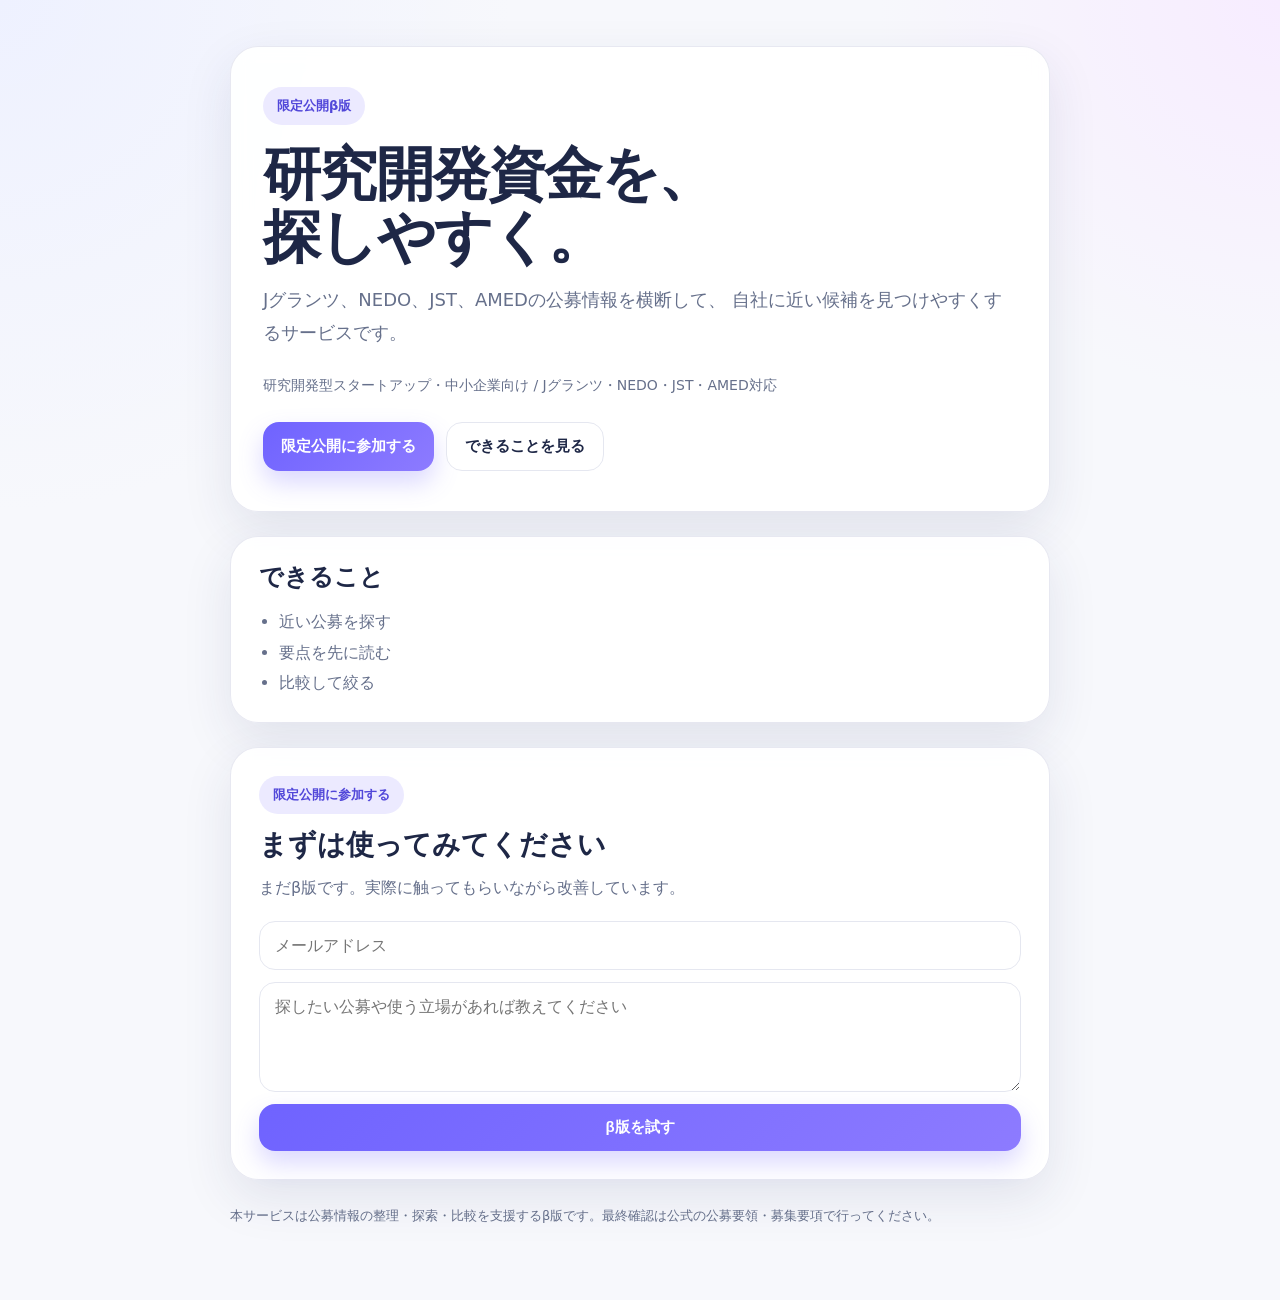
<file: index.html>
<!doctype html>
<html lang="ja">
  <head>
    <meta charset="UTF-8" />
    <meta name="viewport" content="width=device-width, initial-scale=1.0" />
    <title>研究開発資金探索 β版</title>
    <style>
      :root {
        --bg: #f7f8fc;
        --card: rgba(255,255,255,0.92);
        --line: #e5e7f0;
        --text: #1e2746;
        --muted: #66708b;
        --primary: #6f63ff;
        --primary-2: #8d7bff;
        --shadow: 0 18px 50px rgba(42, 52, 95, 0.10);
      }

      * { box-sizing: border-box; }
      html { scroll-behavior: smooth; }

      body {
        margin: 0;
        font-family: Inter, system-ui, -apple-system, BlinkMacSystemFont, "Segoe UI", sans-serif;
        color: var(--text);
        background:
          radial-gradient(circle at top left, #eef1ff 0, transparent 28%),
          radial-gradient(circle at top right, #f7ecff 0, transparent 22%),
          var(--bg);
      }

      .wrap {
        max-width: 860px;
        margin: 0 auto;
        padding: 28px 20px 72px;
      }

      .pill {
        display: inline-flex;
        align-items: center;
        background: #eceaff;
        color: #5147d9;
        border-radius: 999px;
        padding: 10px 14px;
        font-size: 13px;
        font-weight: 700;
      }

      .card {
        background: var(--card);
        backdrop-filter: blur(10px);
        border: 1px solid rgba(229,231,240,0.92);
        border-radius: 28px;
        box-shadow: var(--shadow);
      }

      .hero {
        padding: 40px 32px;
        margin-top: 18px;
      }

      h1 {
        font-size: clamp(34px, 6vw, 58px);
        line-height: 1.08;
        margin: 18px 0 16px;
        letter-spacing: -0.03em;
      }

      .lead {
        font-size: 18px;
        line-height: 1.8;
        color: var(--muted);
        margin: 0 0 24px;
      }

      .meta {
        color: var(--muted);
        font-size: 14px;
        line-height: 1.8;
        margin-bottom: 24px;
      }

      .cta-row {
        display: flex;
        flex-wrap: wrap;
        gap: 12px;
      }

      .btn {
        appearance: none;
        border: 0;
        cursor: pointer;
        text-decoration: none;
        display: inline-flex;
        align-items: center;
        justify-content: center;
        padding: 14px 18px;
        border-radius: 16px;
        font-weight: 800;
        font-size: 15px;
      }

      .btn-primary {
        background: linear-gradient(135deg, var(--primary), var(--primary-2));
        color: #fff;
        box-shadow: 0 12px 24px rgba(111,99,255,0.25);
      }

      .btn-secondary {
        background: #fff;
        color: var(--text);
        border: 1px solid var(--line);
      }

      .section {
        margin-top: 24px;
      }

      .simple-list {
        padding: 24px 28px;
      }

      .simple-list h2 {
        margin: 0 0 14px;
        font-size: 24px;
      }

      .simple-list ul {
        margin: 0;
        padding-left: 20px;
        color: var(--muted);
        line-height: 1.9;
      }

      .beta {
        padding: 28px;
      }

      .beta h2 {
        margin: 12px 0 10px;
        font-size: 28px;
      }

      .beta p {
        margin: 0 0 18px;
        color: var(--muted);
        line-height: 1.8;
      }

      form {
        display: grid;
        gap: 12px;
      }

      .input,
      textarea {
        width: 100%;
        border: 1px solid var(--line);
        background: #fff;
        border-radius: 16px;
        padding: 14px 15px;
        font: inherit;
        color: var(--text);
      }

      textarea {
        min-height: 110px;
        resize: vertical;
      }

      footer {
        margin-top: 24px;
        color: var(--muted);
        font-size: 13px;
        line-height: 1.8;
      }

      @media (max-width: 640px) {
        .hero,
        .simple-list,
        .beta {
          padding: 24px 20px;
        }

        .cta-row {
          flex-direction: column;
        }

        .btn {
          width: 100%;
        }
      }
    </style>
  </head>
  <body>
    <div class="wrap">
      <section class="card hero">
        <span class="pill">限定公開β版</span>
        <h1>研究開発資金を、<br />探しやすく。</h1>
        <p class="lead">
          Jグランツ、NEDO、JST、AMEDの公募情報を横断して、
          自社に近い候補を見つけやすくするサービスです。
        </p>
        <p class="meta">
          研究開発型スタートアップ・中小企業向け / Jグランツ・NEDO・JST・AMED対応
        </p>
        <div class="cta-row">
          <a class="btn btn-primary" href="#beta">限定公開に参加する</a>
          <a class="btn btn-secondary" href="#about">できることを見る</a>
        </div>
      </section>

      <section class="section card simple-list" id="about">
        <h2>できること</h2>
        <ul>
          <li>近い公募を探す</li>
          <li>要点を先に読む</li>
          <li>比較して絞る</li>
        </ul>
      </section>

      <section class="section card beta" id="beta">
        <span class="pill">限定公開に参加する</span>
        <h2>まずは使ってみてください</h2>
        <p>まだβ版です。実際に触ってもらいながら改善しています。</p>

        <form>
          <input class="input" type="email" placeholder="メールアドレス" />
          <textarea placeholder="探したい公募や使う立場があれば教えてください"></textarea>
          <button class="btn btn-primary" type="button">β版を試す</button>
        </form>
      </section>

      <footer>
        本サービスは公募情報の整理・探索・比較を支援するβ版です。最終確認は公式の公募要領・募集要項で行ってください。
      </footer>
    </div>
  </body>
</html>
</file>
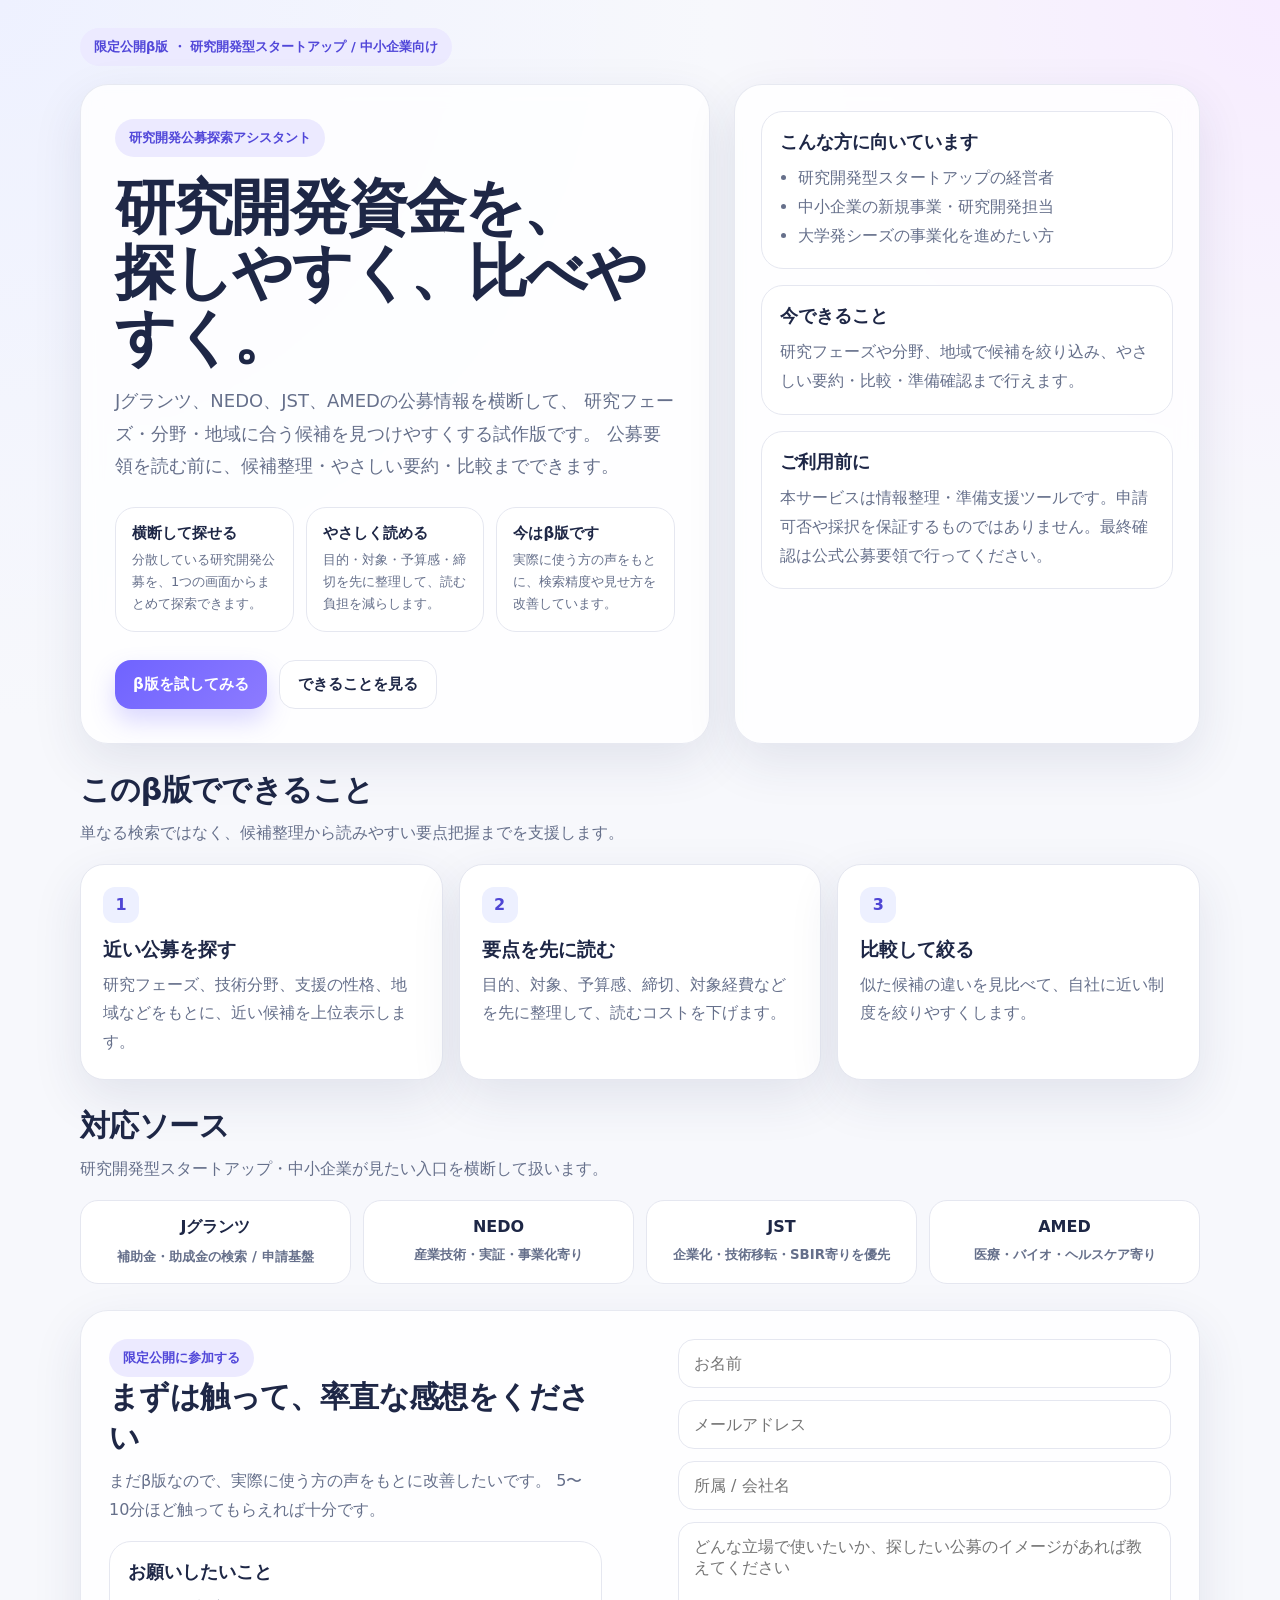
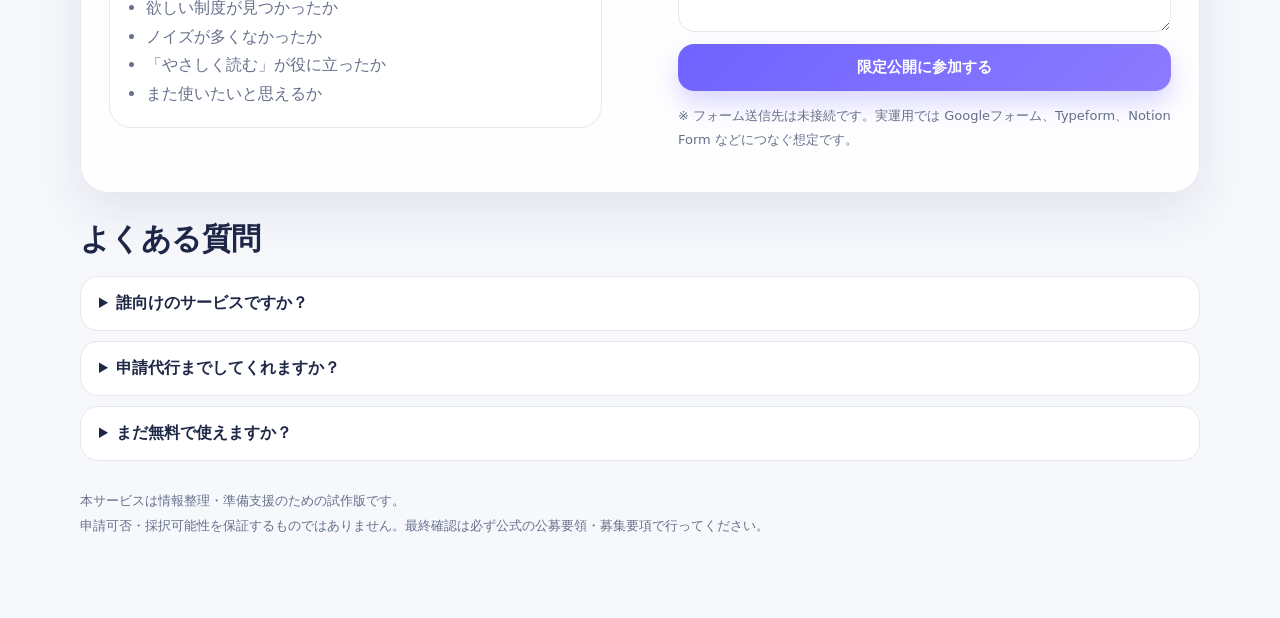
<file: limited_beta_landing_page.html>
<!doctype html>
<html lang="ja">
  <head>
    <meta charset="UTF-8" />
    <meta name="viewport" content="width=device-width, initial-scale=1.0" />
    <title>研究開発公募探索 β版</title>
    <style>
      :root {
        --bg: #f7f8fc;
        --card: rgba(255,255,255,0.82);
        --line: #e5e7f0;
        --text: #1e2746;
        --muted: #66708b;
        --primary: #6f63ff;
        --primary-2: #8d7bff;
        --accent: #edf0ff;
        --shadow: 0 18px 50px rgba(42, 52, 95, 0.10);
      }
      * { box-sizing: border-box; }
      body {
        margin: 0;
        font-family: Inter, system-ui, -apple-system, BlinkMacSystemFont, "Segoe UI", sans-serif;
        color: var(--text);
        background:
          radial-gradient(circle at top left, #eef1ff 0, transparent 28%),
          radial-gradient(circle at top right, #f7ecff 0, transparent 22%),
          var(--bg);
      }
      .wrap { max-width: 1160px; margin: 0 auto; padding: 28px 20px 80px; }
      .pill {
        display: inline-flex; align-items: center; gap: 8px;
        background: #eceaff; color: #5147d9; border-radius: 999px;
        padding: 10px 14px; font-size: 13px; font-weight: 700;
      }
      .hero {
        display: grid; grid-template-columns: 1.15fr 0.85fr; gap: 24px;
        align-items: stretch; margin-top: 18px;
      }
      .card {
        background: var(--card); backdrop-filter: blur(10px);
        border: 1px solid rgba(229,231,240,0.9); border-radius: 28px;
        box-shadow: var(--shadow);
      }
      .hero-main { padding: 34px; }
      h1 {
        font-size: clamp(34px, 6vw, 60px); line-height: 1.08;
        margin: 18px 0 16px; letter-spacing: -0.03em;
      }
      .lead { font-size: 18px; line-height: 1.8; color: var(--muted); margin: 0 0 24px; }
      .hero-points {
        display: grid; grid-template-columns: repeat(3, minmax(0,1fr)); gap: 12px; margin: 24px 0 28px;
      }
      .point {
        padding: 16px; border-radius: 20px; background: #fff; border: 1px solid var(--line);
      }
      .point b { display:block; margin-bottom:6px; font-size: 15px; }
      .point span { color: var(--muted); font-size: 13px; line-height: 1.7; }
      .cta-row { display:flex; flex-wrap: wrap; gap: 12px; }
      .btn {
        appearance:none; border:0; cursor:pointer; text-decoration:none;
        display:inline-flex; align-items:center; justify-content:center; gap:8px;
        padding: 14px 18px; border-radius: 16px; font-weight: 800; font-size: 15px;
      }
      .btn-primary {
        background: linear-gradient(135deg, var(--primary), var(--primary-2)); color:#fff;
        box-shadow: 0 12px 24px rgba(111,99,255,0.25);
      }
      .btn-secondary { background:#fff; color:var(--text); border:1px solid var(--line); }
      .hero-side { padding: 26px; display:flex; flex-direction:column; gap: 16px; }
      .mini-card { background:#fff; border:1px solid var(--line); border-radius: 22px; padding: 18px; }
      .mini-card h3 { margin: 0 0 10px; font-size: 18px; }
      .mini-card p, .mini-card li { color: var(--muted); line-height: 1.8; margin: 0; }
      .mini-card ul { margin: 0; padding-left: 18px; }
      .section { margin-top: 26px; }
      .section-head { display:flex; align-items:flex-end; justify-content:space-between; gap: 16px; margin-bottom: 16px; }
      .section h2 { margin: 0; font-size: 30px; letter-spacing: -0.02em; }
      .section p.sub { margin: 8px 0 0; color: var(--muted); line-height: 1.8; }
      .grid-3 { display:grid; grid-template-columns: repeat(3, minmax(0,1fr)); gap: 16px; }
      .feature, .faq-item {
        padding: 22px; background:#fff; border:1px solid var(--line); border-radius: 24px; box-shadow: var(--shadow);
      }
      .feature .num {
        width: 36px; height: 36px; border-radius: 12px; display:inline-flex; align-items:center; justify-content:center;
        background: var(--accent); color:#4e45d4; font-weight: 800; margin-bottom: 14px;
      }
      .feature h3 { margin:0 0 8px; font-size: 19px; }
      .feature p { margin:0; color:var(--muted); line-height:1.8; }
      .sources {
        display:grid; grid-template-columns: repeat(4, minmax(0,1fr)); gap:12px; margin-top: 12px;
      }
      .source {
        background:#fff; border:1px solid var(--line); border-radius: 18px; padding: 16px;
        text-align:center; font-weight: 800;
      }
      .source small { display:block; margin-top:8px; color: var(--muted); font-weight: 600; line-height: 1.6; }
      .beta {
        display:grid; grid-template-columns: 1fr 1fr; gap: 20px; align-items:stretch;
      }
      .beta-copy, .beta-form { padding: 28px; }
      .beta-form form { display:grid; gap: 12px; }
      .input, textarea {
        width:100%; border:1px solid var(--line); background:#fff; border-radius: 16px;
        padding: 14px 15px; font: inherit; color:var(--text);
      }
      textarea { min-height: 110px; resize: vertical; }
      .note {
        color: var(--muted); font-size: 13px; line-height: 1.8;
      }
      details {
        background:#fff; border:1px solid var(--line); border-radius:18px; padding: 16px 18px;
      }
      details + details { margin-top: 10px; }
      summary { cursor:pointer; font-weight: 800; }
      footer { margin-top: 28px; color: var(--muted); font-size: 13px; line-height: 1.9; }
      @media (max-width: 960px) {
        .hero, .beta, .grid-3, .sources { grid-template-columns: 1fr; }
        .hero-points { grid-template-columns: 1fr; }
      }
    </style>
  </head>
  <body>
    <div class="wrap">
      <span class="pill">限定公開β版 ・ 研究開発型スタートアップ / 中小企業向け</span>

      <section class="hero">
        <div class="card hero-main">
          <span class="pill">研究開発公募探索アシスタント</span>
          <h1>研究開発資金を、<br />探しやすく、比べやすく。</h1>
          <p class="lead">
            Jグランツ、NEDO、JST、AMEDの公募情報を横断して、
            研究フェーズ・分野・地域に合う候補を見つけやすくする試作版です。
            公募要領を読む前に、候補整理・やさしい要約・比較までできます。
          </p>

          <div class="hero-points">
            <div class="point">
              <b>横断して探せる</b>
              <span>分散している研究開発公募を、1つの画面からまとめて探索できます。</span>
            </div>
            <div class="point">
              <b>やさしく読める</b>
              <span>目的・対象・予算感・締切を先に整理して、読む負担を減らします。</span>
            </div>
            <div class="point">
              <b>今はβ版です</b>
              <span>実際に使う方の声をもとに、検索精度や見せ方を改善しています。</span>
            </div>
          </div>

          <div class="cta-row">
            <a class="btn btn-primary" href="#beta">β版を試してみる</a>
            <a class="btn btn-secondary" href="#how">できることを見る</a>
          </div>
        </div>

        <aside class="card hero-side">
          <div class="mini-card">
            <h3>こんな方に向いています</h3>
            <ul>
              <li>研究開発型スタートアップの経営者</li>
              <li>中小企業の新規事業・研究開発担当</li>
              <li>大学発シーズの事業化を進めたい方</li>
            </ul>
          </div>
          <div class="mini-card">
            <h3>今できること</h3>
            <p>研究フェーズや分野、地域で候補を絞り込み、やさしい要約・比較・準備確認まで行えます。</p>
          </div>
          <div class="mini-card">
            <h3>ご利用前に</h3>
            <p>本サービスは情報整理・準備支援ツールです。申請可否や採択を保証するものではありません。最終確認は公式公募要領で行ってください。</p>
          </div>
        </aside>
      </section>

      <section class="section" id="how">
        <div class="section-head">
          <div>
            <h2>このβ版でできること</h2>
            <p class="sub">単なる検索ではなく、候補整理から読みやすい要点把握までを支援します。</p>
          </div>
        </div>
        <div class="grid-3">
          <div class="feature">
            <div class="num">1</div>
            <h3>近い公募を探す</h3>
            <p>研究フェーズ、技術分野、支援の性格、地域などをもとに、近い候補を上位表示します。</p>
          </div>
          <div class="feature">
            <div class="num">2</div>
            <h3>要点を先に読む</h3>
            <p>目的、対象、予算感、締切、対象経費などを先に整理して、読むコストを下げます。</p>
          </div>
          <div class="feature">
            <div class="num">3</div>
            <h3>比較して絞る</h3>
            <p>似た候補の違いを見比べて、自社に近い制度を絞りやすくします。</p>
          </div>
        </div>
      </section>

      <section class="section">
        <div class="section-head">
          <div>
            <h2>対応ソース</h2>
            <p class="sub">研究開発型スタートアップ・中小企業が見たい入口を横断して扱います。</p>
          </div>
        </div>
        <div class="sources">
          <div class="source">Jグランツ<small>補助金・助成金の検索 / 申請基盤</small></div>
          <div class="source">NEDO<small>産業技術・実証・事業化寄り</small></div>
          <div class="source">JST<small>企業化・技術移転・SBIR寄りを優先</small></div>
          <div class="source">AMED<small>医療・バイオ・ヘルスケア寄り</small></div>
        </div>
      </section>

      <section class="section card beta" id="beta">
        <div class="beta-copy">
          <span class="pill">限定公開に参加する</span>
          <h2>まずは触って、率直な感想をください</h2>
          <p class="sub">
            まだβ版なので、実際に使う方の声をもとに改善したいです。
            5〜10分ほど触ってもらえれば十分です。
          </p>
          <div class="mini-card" style="margin-top:16px;">
            <h3>お願いしたいこと</h3>
            <ul>
              <li>欲しい制度が見つかったか</li>
              <li>ノイズが多くなかったか</li>
              <li>「やさしく読む」が役に立ったか</li>
              <li>また使いたいと思えるか</li>
            </ul>
          </div>
        </div>
        <div class="beta-form">
          <form>
            <input class="input" type="text" placeholder="お名前" />
            <input class="input" type="email" placeholder="メールアドレス" />
            <input class="input" type="text" placeholder="所属 / 会社名" />
            <textarea placeholder="どんな立場で使いたいか、探したい公募のイメージがあれば教えてください"></textarea>
            <button class="btn btn-primary" type="button">限定公開に参加する</button>
          </form>
          <p class="note">※ フォーム送信先は未接続です。実運用では Googleフォーム、Typeform、Notion Form などにつなぐ想定です。</p>
        </div>
      </section>

      <section class="section">
        <div class="section-head">
          <div>
            <h2>よくある質問</h2>
          </div>
        </div>
        <details>
          <summary>誰向けのサービスですか？</summary>
          <p class="note">研究開発型スタートアップ、中小企業の新規事業・研究開発担当、大学発シーズの事業化に関わる方を主な想定ユーザーにしています。</p>
        </details>
        <details>
          <summary>申請代行までしてくれますか？</summary>
          <p class="note">いいえ。現時点では、探索・整理・比較・準備支援に特化しています。最終判断や代理提出は行いません。</p>
        </details>
        <details>
          <summary>まだ無料で使えますか？</summary>
          <p class="note">はい。β版として限定公開中です。今後の提供形態は、利用者の反応を見ながら検討します。</p>
        </details>
      </section>

      <footer>
        本サービスは情報整理・準備支援のための試作版です。<br />
        申請可否・採択可能性を保証するものではありません。最終確認は必ず公式の公募要領・募集要項で行ってください。
      </footer>
    </div>
  </body>
</html>
</file>
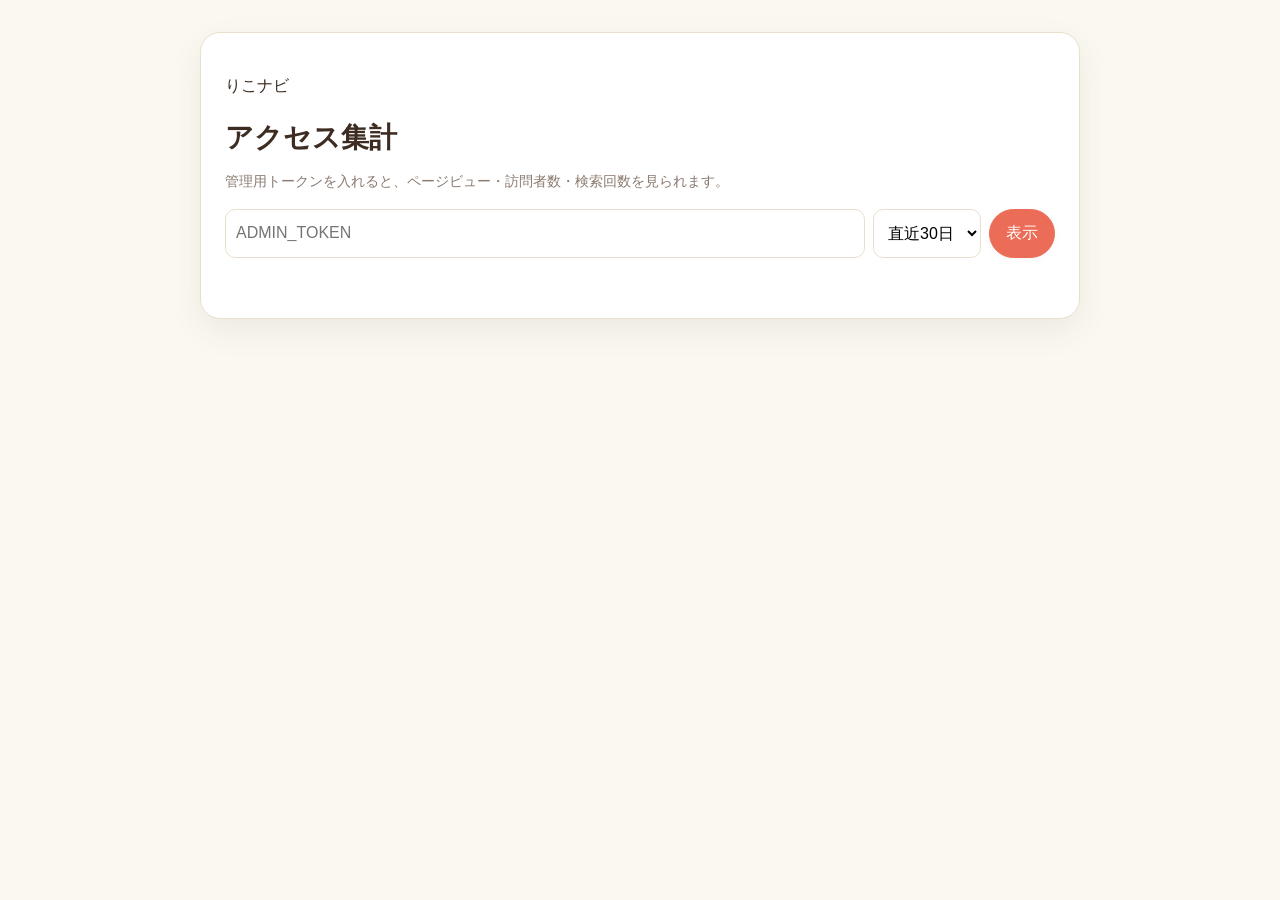
<file: grant_mvp/static/analytics.html>
<!doctype html>
<html lang="ja">
<head>
  <meta charset="utf-8">
  <meta name="viewport" content="width=device-width, initial-scale=1">
  <title>アクセス集計｜りこナビ</title>
  <link rel="stylesheet" href="style.css?v=20260601-deadline-status">
</head>
<body>
  <main class="analytics-page">
    <section class="analytics-panel">
      <p class="brand-mark">りこナビ</p>
      <h1>アクセス集計</h1>
      <p class="analytics-note">管理用トークンを入れると、ページビュー・訪問者数・検索回数を見られます。</p>
      <div class="analytics-controls">
        <input id="adminToken" type="password" placeholder="ADMIN_TOKEN">
        <select id="days">
          <option value="7">直近7日</option>
          <option value="30" selected>直近30日</option>
          <option value="90">直近90日</option>
        </select>
        <button id="loadAnalytics" class="button button--primary">表示</button>
      </div>
      <p id="analyticsStatus" class="muted"></p>
      <div id="analyticsSummary" class="analytics-grid"></div>
      <div id="analyticsDaily" class="analytics-table"></div>
    </section>
  </main>
  <script src="analytics.js?v=20260601-analytics"></script>
</body>
</html>
</file>
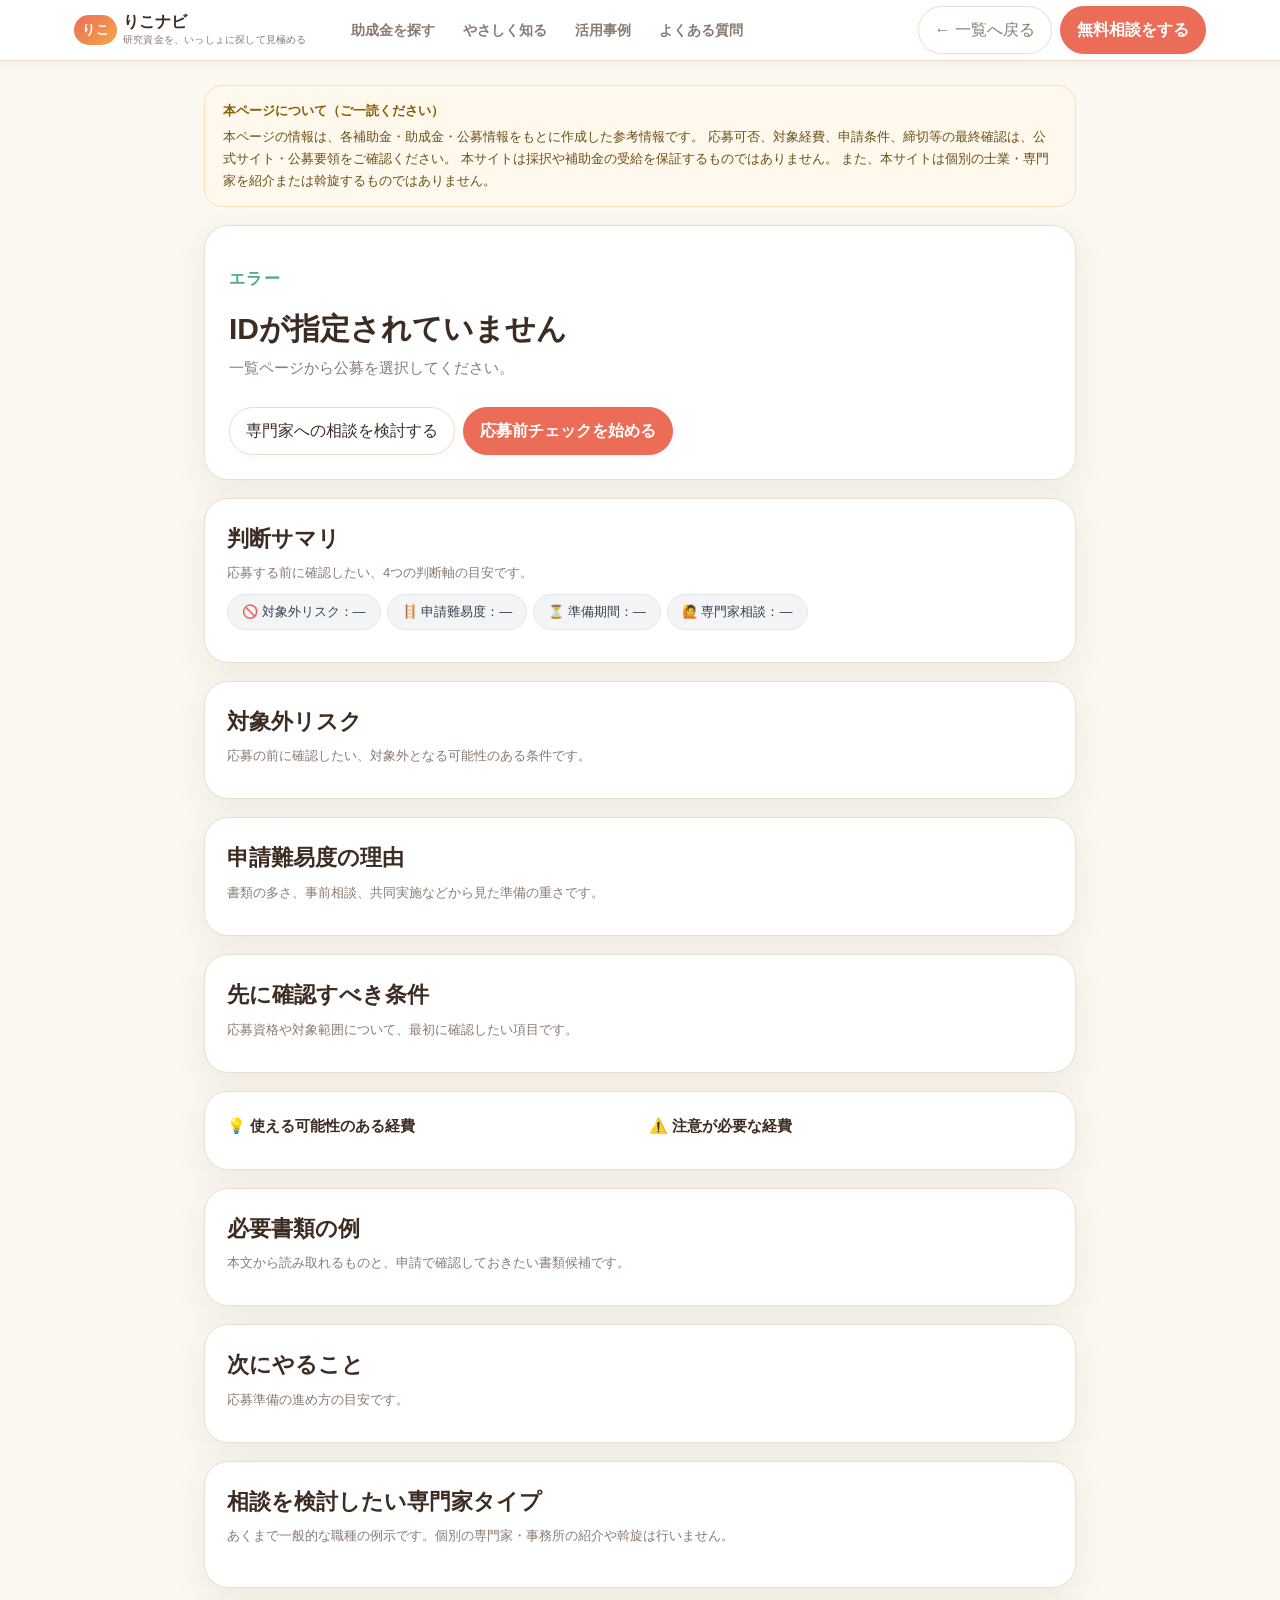
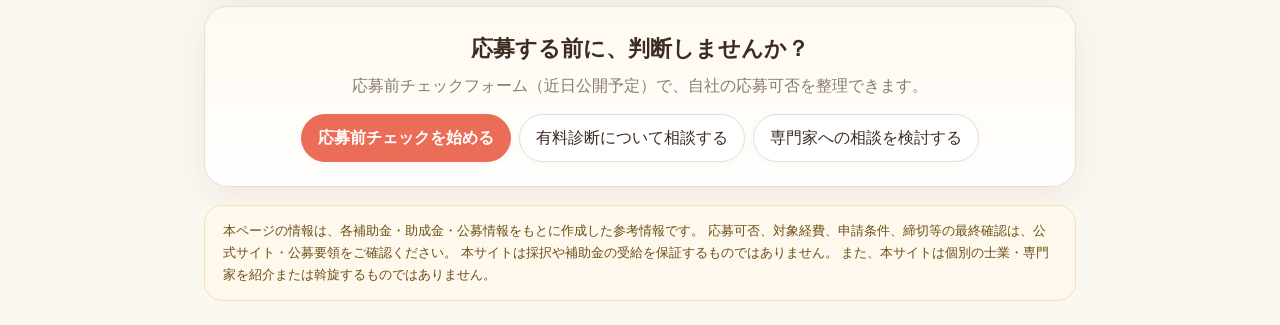
<file: grant_mvp/static/detail.html>
<!doctype html>
<html lang="ja">
<head>
  <meta charset="utf-8" />
  <meta name="viewport" content="width=device-width, initial-scale=1" />
  <title>応募判断詳細｜りこナビ β</title>
  <link rel="stylesheet" href="style.css?v=20260531-url-auto" />
</head>
<body>
<nav class="site-nav">
  <div class="site-nav__inner">
    <a class="site-nav__logo" href="/">
      <span class="logo-mark">りこ</span>
      <div class="logo-text-group">
        <span class="logo-text">りこナビ</span>
        <span class="logo-sub">研究資金を、いっしょに探して見極める</span>
      </div>
    </a>
    <ul class="site-nav__links">
      <li><a href="/#search">助成金を探す</a></li>
      <li><a href="#">やさしく知る</a></li>
      <li><a href="#">活用事例</a></li>
      <li><a href="#">よくある質問</a></li>
    </ul>
    <div class="site-nav__cta">
      <a class="button button--ghost" href="/#search">← 一覧へ戻る</a>
      <button class="button button--primary-warm" data-lead-type="feedback">無料相談をする</button>
    </div>
  </div>
</nav>

<main class="detail-main">
  <div class="detail-disclaimer detail-disclaimer--top">
    <strong>本ページについて（ご一読ください）</strong>
    <p>
      本ページの情報は、各補助金・助成金・公募情報をもとに作成した参考情報です。
      応募可否、対象経費、申請条件、締切等の最終確認は、公式サイト・公募要領をご確認ください。
      本サイトは採択や補助金の受給を保証するものではありません。
      また、本サイトは個別の士業・専門家を紹介または斡旋するものではありません。
    </p>
  </div>

  <section class="detail-head card" id="detailHead">
    <p class="eyebrow" id="detailEyebrow">読み込み中...</p>
    <h1 id="detailTitle">公募情報を取得しています</h1>
    <p class="lead" id="detailCatch"></p>
    <div class="detail-facts" id="detailFacts"></div>
    <p class="detail-source-note" id="detailSourceNote"></p>
    <div class="detail-head-actions">
      <a class="button button--primary-warm" id="detailOfficialBtn" href="#" rel="noopener" hidden>公式サイトで確認する →</a>
      <button class="button" data-lead-type="consultation" id="detailConsultBtn">専門家への相談を検討する</button>
      <a class="button button--primary-warm" id="detailCheckBtn" href="/check.html">応募前チェックを始める</a>
    </div>
  </section>

  <section class="detail-loading card" id="detailLoading" aria-live="polite">
    <div class="detail-loading__mark">りこ</div>
    <div class="detail-loading__body">
      <p class="detail-loading__title" id="detailLoadingTitle">りこが公募要領を読んでます</p>
      <p class="detail-loading__text" id="detailLoadingText">対象条件、使える経費、注意点を順番に拾っています。</p>
    </div>
    <span class="detail-loading__dots" aria-hidden="true"></span>
  </section>

  <section class="card detail-section">
    <div class="section-title compact">
      <h2>判断サマリ</h2>
      <p>応募する前に確認したい、4つの判断軸の目安です。</p>
    </div>
    <div class="judgement-badges judgement-badges--lg" id="detailJudgement">
      <span class="j-badge j-badge--risk"   data-j="risk">🚫 対象外リスク：—</span>
      <span class="j-badge j-badge--diff"   data-j="diff">🪜 申請難易度：—</span>
      <span class="j-badge j-badge--prep"   data-j="prep">⏳ 準備期間：—</span>
      <span class="j-badge j-badge--expert" data-j="expert">🙋 専門家相談：—</span>
    </div>
  </section>

  <section class="card detail-section">
    <div class="section-title compact">
      <h2>対象外リスク</h2>
      <p>応募の前に確認したい、対象外となる可能性のある条件です。</p>
    </div>
    <ul class="detail-risks" id="detailRisks"></ul>
  </section>

  <section class="card detail-section">
    <div class="section-title compact">
      <h2>申請難易度の理由</h2>
      <p>書類の多さ、事前相談、共同実施などから見た準備の重さです。</p>
    </div>
    <ul class="detail-list" id="detailDifficultyReasons"></ul>
  </section>

  <section class="card detail-section">
    <div class="section-title compact">
      <h2>先に確認すべき条件</h2>
      <p>応募資格や対象範囲について、最初に確認したい項目です。</p>
    </div>
    <ul class="detail-list" id="detailTargetConditions"></ul>
  </section>

  <section class="card detail-section detail-section--two">
    <div class="detail-col">
      <h3 class="detail-col-title">💡 使える可能性のある経費</h3>
      <ul class="detail-list" id="detailEligibleExpenses"></ul>
    </div>
    <div class="detail-col">
      <h3 class="detail-col-title">⚠️ 注意が必要な経費</h3>
      <ul class="detail-list" id="detailIneligibleExpenses"></ul>
    </div>
  </section>

  <section class="card detail-section">
    <div class="section-title compact">
      <h2>必要書類の例</h2>
      <p>本文から読み取れるものと、申請で確認しておきたい書類候補です。</p>
    </div>
    <ul class="detail-list" id="detailRequiredDocuments"></ul>
  </section>

  <section class="card detail-section">
    <div class="section-title compact">
      <h2>次にやること</h2>
      <p>応募準備の進め方の目安です。</p>
    </div>
    <ol class="detail-steps" id="detailNextActions"></ol>
  </section>

  <section class="card detail-section">
    <div class="section-title compact">
      <h2>相談を検討したい専門家タイプ</h2>
      <p>あくまで一般的な職種の例示です。個別の専門家・事務所の紹介や斡旋は行いません。</p>
    </div>
    <ul class="detail-tags" id="detailExpertTypes"></ul>
    <p class="detail-expert-note" id="detailExpertNote"></p>
  </section>

  <section class="card detail-cta">
    <h2>応募する前に、判断しませんか？</h2>
    <p>応募前チェックフォーム（近日公開予定）で、自社の応募可否を整理できます。</p>
    <div class="detail-cta-actions">
      <a class="button button--primary-warm" id="detailCheckBtnBottom" href="/check.html">応募前チェックを始める</a>
      <a class="button" id="detailOfficialBtnBottom" href="#" rel="noopener" hidden>公式サイトで確認する</a>
      <a class="button" href="/paid.html">有料診断について相談する</a>
      <button class="button" data-lead-type="consultation">専門家への相談を検討する</button>
    </div>
  </section>

  <div class="detail-disclaimer detail-disclaimer--bottom">
    <p>
      本ページの情報は、各補助金・助成金・公募情報をもとに作成した参考情報です。
      応募可否、対象経費、申請条件、締切等の最終確認は、公式サイト・公募要領をご確認ください。
      本サイトは採択や補助金の受給を保証するものではありません。
      また、本サイトは個別の士業・専門家を紹介または斡旋するものではありません。
    </p>
  </div>
</main>

<dialog id="leadDialog">
  <form method="dialog" class="dialog-form" id="leadForm">
    <button type="button" class="dialog-close" aria-label="閉じる" data-dialog-close>×</button>
    <h2 id="leadTitle">お問い合わせ</h2>
    <p id="leadDescription">β版のため、送信内容をもとに個別確認します。</p>
    <input type="hidden" name="lead_type" />
    <input type="hidden" name="grant_id" />
    <input type="hidden" name="grant_title" />
    <label>お名前<input name="name" required /></label>
    <label>会社名<input name="company" /></label>
    <label>メールアドレス<input name="email" type="email" required /></label>
    <label>役割・肩書き<input name="role" placeholder="例：代表、研究開発責任者、中小企業診断士" /></label>
    <label>相談内容<textarea name="message" rows="5" placeholder="探している公募、申請で困っていること、掲載希望内容など"></textarea></label>
    <div class="form-actions">
      <button class="button button--primary" value="submit" type="submit">送信する</button>
      <button type="button" class="button" data-dialog-close>キャンセル</button>
    </div>
    <p class="form-note" id="leadStatus"></p>
  </form>
</dialog>

<script src="detail.js?v=20260531-url-auto"></script>
</body>
</html>
</file>
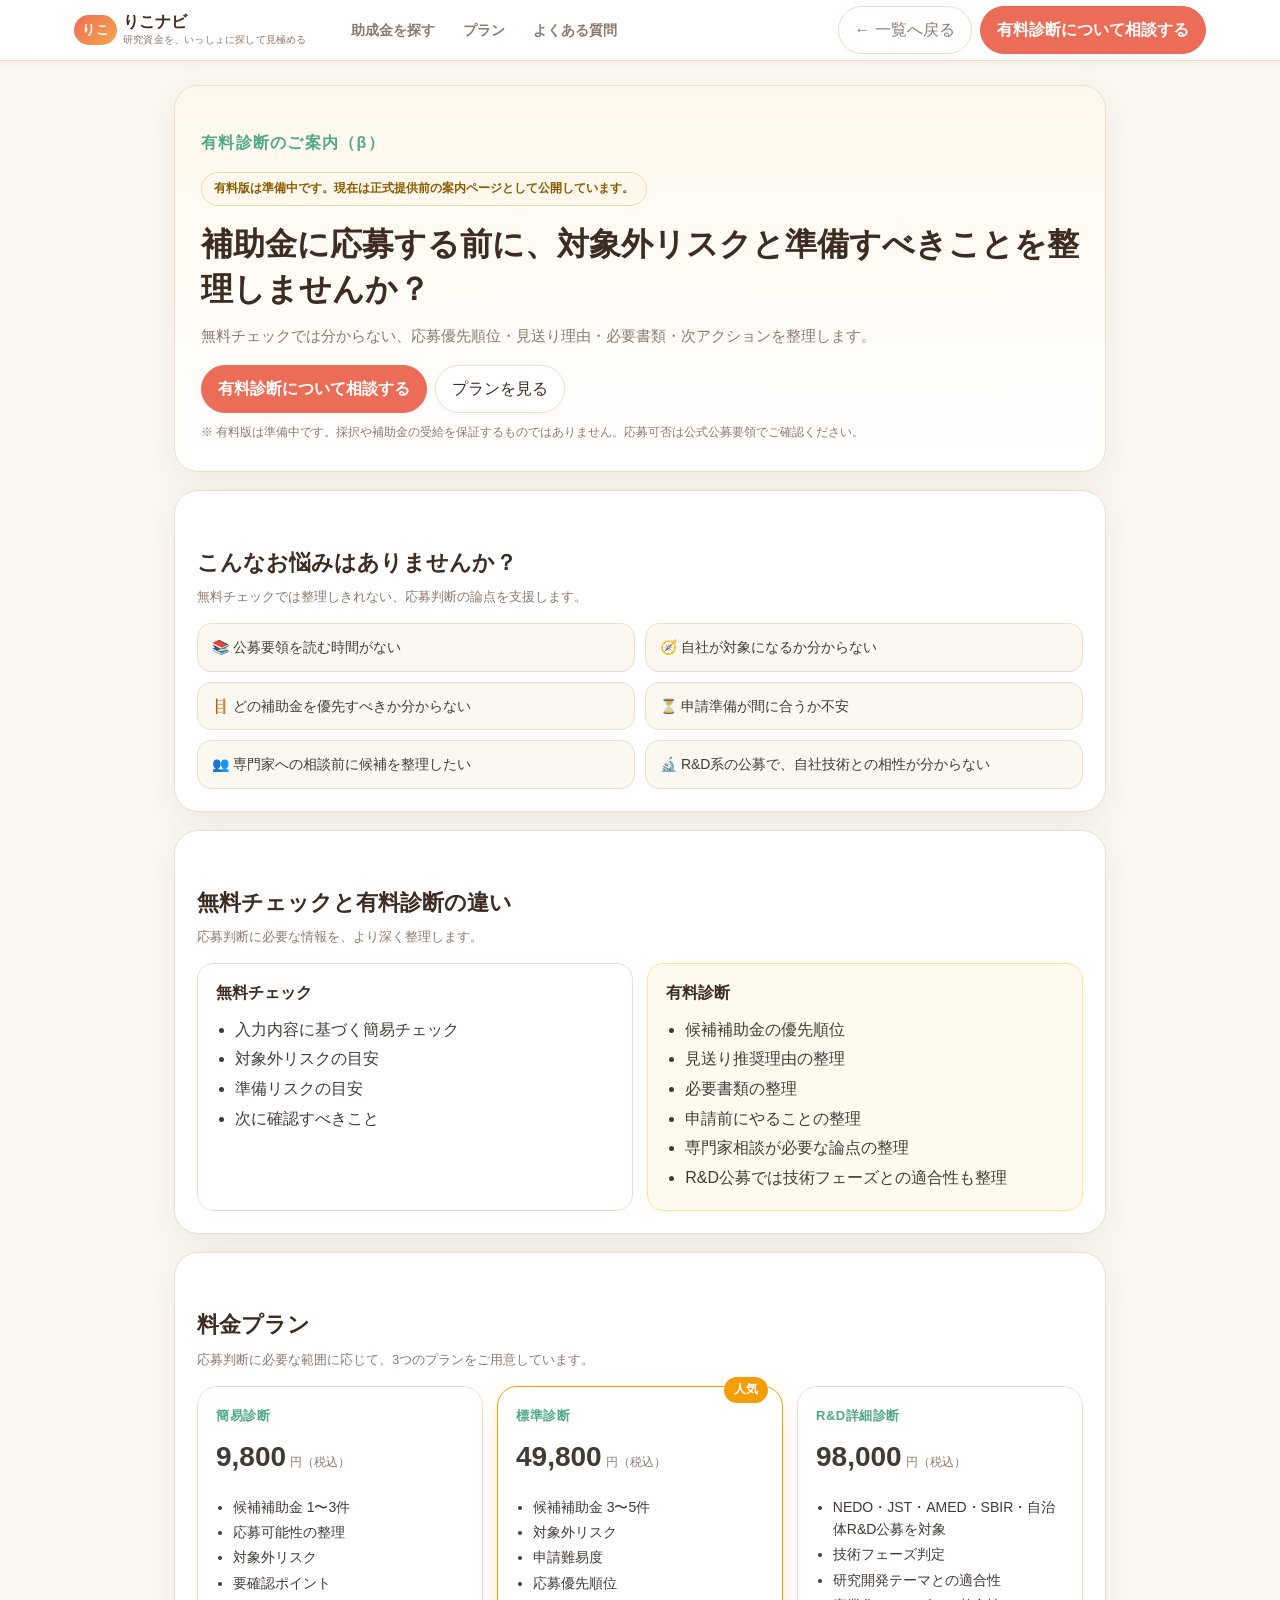
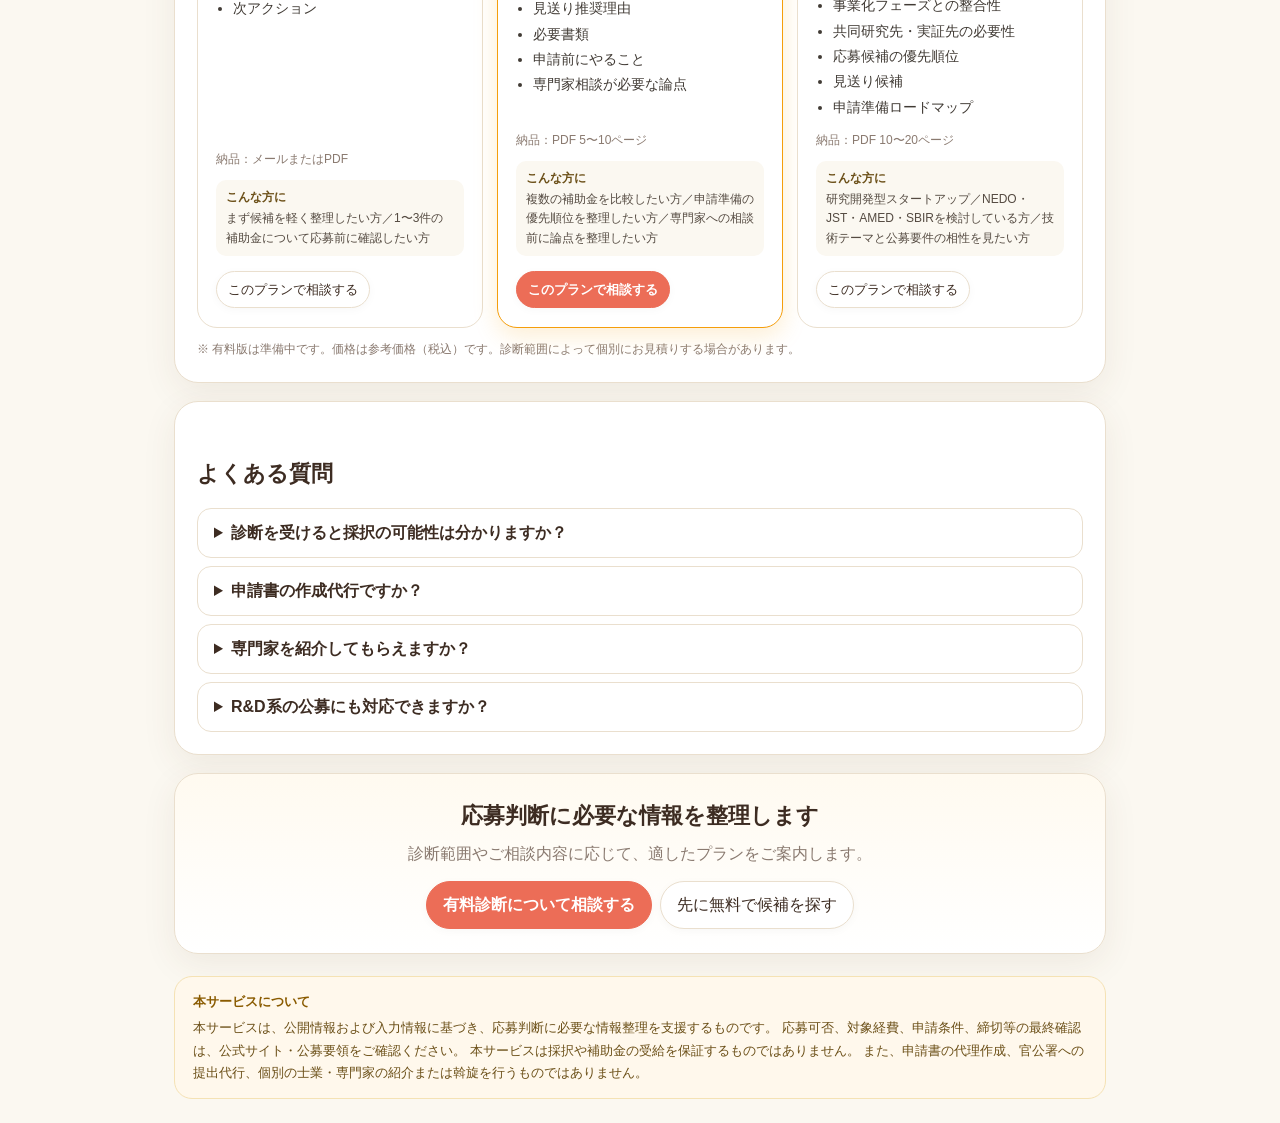
<file: grant_mvp/static/paid.html>
<!doctype html>
<html lang="ja">
<head>
  <meta charset="utf-8" />
  <meta name="viewport" content="width=device-width, initial-scale=1" />
  <title>有料診断のご案内｜りこナビ β</title>
  <link rel="stylesheet" href="style.css" />
</head>
<body>
<nav class="site-nav">
  <div class="site-nav__inner">
    <a class="site-nav__logo" href="/">
      <span class="logo-mark">りこ</span>
      <div class="logo-text-group">
        <span class="logo-text">りこナビ</span>
        <span class="logo-sub">研究資金を、いっしょに探して見極める</span>
      </div>
    </a>
    <ul class="site-nav__links">
      <li><a href="/#search">助成金を探す</a></li>
      <li><a href="#paid-plans">プラン</a></li>
      <li><a href="#paid-faq">よくある質問</a></li>
    </ul>
    <div class="site-nav__cta">
      <a class="button button--ghost" href="/">← 一覧へ戻る</a>
      <button class="button button--primary-warm" data-paid-plan="general">有料診断について相談する</button>
    </div>
  </div>
</nav>

<main class="paid-main">

  <!-- ファーストビュー -->
  <section class="paid-hero card">
    <p class="eyebrow">有料診断のご案内（β）</p>
    <p class="paid-prep-notice">有料版は準備中です。現在は正式提供前の案内ページとして公開しています。</p>
    <h1>補助金に応募する前に、対象外リスクと準備すべきことを整理しませんか？</h1>
    <p class="lead">
      無料チェックでは分からない、応募優先順位・見送り理由・必要書類・次アクションを整理します。
    </p>
    <div class="paid-hero-actions">
      <button class="button button--primary-warm" data-paid-plan="general">有料診断について相談する</button>
      <a class="button" href="#paid-plans">プランを見る</a>
    </div>
    <p class="paid-hero-note">
      ※ 有料版は準備中です。採択や補助金の受給を保証するものではありません。応募可否は公式公募要領でご確認ください。
    </p>
  </section>

  <!-- 課題提起 -->
  <section class="card paid-section">
    <div class="section-title compact">
      <h2>こんなお悩みはありませんか？</h2>
      <p>無料チェックでは整理しきれない、応募判断の論点を支援します。</p>
    </div>
    <ul class="paid-problems">
      <li>📚 公募要領を読む時間がない</li>
      <li>🧭 自社が対象になるか分からない</li>
      <li>🪜 どの補助金を優先すべきか分からない</li>
      <li>⏳ 申請準備が間に合うか不安</li>
      <li>👥 専門家への相談前に候補を整理したい</li>
      <li>🔬 R&amp;D系の公募で、自社技術との相性が分からない</li>
    </ul>
  </section>

  <!-- 無料チェックと有料診断の違い -->
  <section class="card paid-section">
    <div class="section-title compact">
      <h2>無料チェックと有料診断の違い</h2>
      <p>応募判断に必要な情報を、より深く整理します。</p>
    </div>
    <div class="paid-compare">
      <div class="paid-compare-col">
        <h3>無料チェック</h3>
        <ul>
          <li>入力内容に基づく簡易チェック</li>
          <li>対象外リスクの目安</li>
          <li>準備リスクの目安</li>
          <li>次に確認すべきこと</li>
        </ul>
      </div>
      <div class="paid-compare-col paid-compare-col--primary">
        <h3>有料診断</h3>
        <ul>
          <li>候補補助金の優先順位</li>
          <li>見送り推奨理由の整理</li>
          <li>必要書類の整理</li>
          <li>申請前にやることの整理</li>
          <li>専門家相談が必要な論点の整理</li>
          <li>R&amp;D公募では技術フェーズとの適合性も整理</li>
        </ul>
      </div>
    </div>
  </section>

  <!-- 料金プラン -->
  <section class="card paid-section" id="paid-plans">
    <div class="section-title compact">
      <h2>料金プラン</h2>
      <p>応募判断に必要な範囲に応じて、3つのプランをご用意しています。</p>
    </div>
    <div class="paid-plans">
      <div class="paid-plan">
        <p class="paid-plan__eyebrow">簡易診断</p>
        <p class="paid-plan__price"><span class="paid-plan__price-num">9,800</span><span class="paid-plan__price-unit">円（税込）</span></p>
        <ul class="paid-plan__features">
          <li>候補補助金 1〜3件</li>
          <li>応募可能性の整理</li>
          <li>対象外リスク</li>
          <li>要確認ポイント</li>
          <li>次アクション</li>
        </ul>
        <p class="paid-plan__delivery">納品：メールまたはPDF</p>
        <p class="paid-plan__for">
          <strong>こんな方に</strong>
          まず候補を軽く整理したい方／1〜3件の補助金について応募前に確認したい方
        </p>
        <button class="button button--small paid-plan__cta" data-paid-plan="basic">このプランで相談する</button>
      </div>

      <div class="paid-plan paid-plan--recommended">
        <p class="paid-plan__badge">人気</p>
        <p class="paid-plan__eyebrow">標準診断</p>
        <p class="paid-plan__price"><span class="paid-plan__price-num">49,800</span><span class="paid-plan__price-unit">円（税込）</span></p>
        <ul class="paid-plan__features">
          <li>候補補助金 3〜5件</li>
          <li>対象外リスク</li>
          <li>申請難易度</li>
          <li>応募優先順位</li>
          <li>見送り推奨理由</li>
          <li>必要書類</li>
          <li>申請前にやること</li>
          <li>専門家相談が必要な論点</li>
        </ul>
        <p class="paid-plan__delivery">納品：PDF 5〜10ページ</p>
        <p class="paid-plan__for">
          <strong>こんな方に</strong>
          複数の補助金を比較したい方／申請準備の優先順位を整理したい方／専門家への相談前に論点を整理したい方
        </p>
        <button class="button button--small button--primary-warm paid-plan__cta" data-paid-plan="standard">このプランで相談する</button>
      </div>

      <div class="paid-plan">
        <p class="paid-plan__eyebrow">R&amp;D詳細診断</p>
        <p class="paid-plan__price"><span class="paid-plan__price-num">98,000</span><span class="paid-plan__price-unit">円（税込）</span></p>
        <ul class="paid-plan__features">
          <li>NEDO・JST・AMED・SBIR・自治体R&amp;D公募を対象</li>
          <li>技術フェーズ判定</li>
          <li>研究開発テーマとの適合性</li>
          <li>事業化フェーズとの整合性</li>
          <li>共同研究先・実証先の必要性</li>
          <li>応募候補の優先順位</li>
          <li>見送り候補</li>
          <li>申請準備ロードマップ</li>
        </ul>
        <p class="paid-plan__delivery">納品：PDF 10〜20ページ</p>
        <p class="paid-plan__for">
          <strong>こんな方に</strong>
          研究開発型スタートアップ／NEDO・JST・AMED・SBIRを検討している方／技術テーマと公募要件の相性を見たい方
        </p>
        <button class="button button--small paid-plan__cta" data-paid-plan="rnd">このプランで相談する</button>
      </div>
    </div>
    <p class="paid-plans-note">
      ※ 有料版は準備中です。価格は参考価格（税込）です。診断範囲によって個別にお見積りする場合があります。
    </p>
  </section>

  <!-- FAQ -->
  <section class="card paid-section" id="paid-faq">
    <div class="section-title compact">
      <h2>よくある質問</h2>
    </div>
    <div class="paid-faq">
      <details class="paid-faq-item">
        <summary>診断を受けると採択の可能性は分かりますか？</summary>
        <p>採択や補助金の受給を保証するものではありません。本診断では、応募判断に必要な対象外リスク、準備事項、確認すべき論点を整理します。応募可否や条件は公式公募要領をご確認ください。</p>
      </details>
      <details class="paid-faq-item">
        <summary>申請書の作成代行ですか？</summary>
        <p>申請書の代理作成や提出代行ではありません。応募判断に必要な情報整理を支援するサービスです。</p>
      </details>
      <details class="paid-faq-item">
        <summary>専門家を紹介してもらえますか？</summary>
        <p>個別の士業・専門家を紹介または斡旋するものではありません。必要に応じて、相談すべき論点や専門領域を整理します。</p>
      </details>
      <details class="paid-faq-item">
        <summary>R&amp;D系の公募にも対応できますか？</summary>
        <p>NEDO・JST・AMED・SBIR・自治体R&amp;D公募などを想定した詳細診断プランをご用意しています。</p>
      </details>
    </div>
  </section>

  <!-- 申込CTA -->
  <section class="card paid-cta-block">
    <h2>応募判断に必要な情報を整理します</h2>
    <p>診断範囲やご相談内容に応じて、適したプランをご案内します。</p>
    <div class="paid-cta-actions">
      <button class="button button--primary-warm" data-paid-plan="general">有料診断について相談する</button>
      <a class="button" href="/#search">先に無料で候補を探す</a>
    </div>
  </section>

  <!-- 注意書き -->
  <div class="detail-disclaimer detail-disclaimer--bottom paid-disclaimer">
    <strong>本サービスについて</strong>
    <p>
      本サービスは、公開情報および入力情報に基づき、応募判断に必要な情報整理を支援するものです。
      応募可否、対象経費、申請条件、締切等の最終確認は、公式サイト・公募要領をご確認ください。
      本サービスは採択や補助金の受給を保証するものではありません。
      また、申請書の代理作成、官公署への提出代行、個別の士業・専門家の紹介または斡旋を行うものではありません。
    </p>
  </div>
</main>

<!-- リードダイアログ（既存 /api/lead を再利用） -->
<dialog id="leadDialog">
  <form method="dialog" class="dialog-form" id="leadForm">
    <button type="button" class="dialog-close" aria-label="閉じる" data-dialog-close>×</button>
    <h2 id="leadTitle">有料診断について相談する</h2>
    <p id="leadDescription">ご希望のプランやご相談内容をお送りください。担当者よりご連絡します。</p>
    <input type="hidden" name="lead_type" value="consultation" />
    <input type="hidden" name="grant_id" />
    <input type="hidden" name="grant_title" />
    <label>お名前<input name="name" required /></label>
    <label>会社名<input name="company" /></label>
    <label>メールアドレス<input name="email" type="email" required /></label>
    <label>役割・肩書き<input name="role" placeholder="例：代表、研究開発責任者" /></label>
    <label>ご相談内容<textarea name="message" rows="6" placeholder="検討しているプラン、応募予定の補助金、技術テーマなど"></textarea></label>
    <div class="form-actions">
      <button class="button button--primary" value="submit" type="submit">送信する</button>
      <button type="button" class="button" data-dialog-close>キャンセル</button>
    </div>
    <p class="form-note" id="leadStatus"></p>
  </form>
</dialog>

<script src="paid.js"></script>
</body>
</html>
</file>
<file: grant_mvp/static/style.css>
:root{
  --bg:#fbf8f1;
  --card:#ffffff;
  --ink:#3d2c22;
  --muted:#8a7a70;
  --line:#eadfce;
  --accent:#ec6d57;
  --accent-2:#4fa987;
  --accent-3:#6f99d6;
  --accent-warm:#f4a64a;
  --shadow:0 10px 34px rgba(93,64,42,.08);
  --radius-card:20px;
}
*{box-sizing:border-box}body{margin:0;background:var(--bg);color:var(--ink);font-family:-apple-system,BlinkMacSystemFont,"Hiragino Sans","Yu Gothic",sans-serif;line-height:1.65}button,input,select,textarea{font:inherit}main{max-width:1180px;margin:0 auto;padding:24px}.hero{display:grid;grid-template-columns:minmax(0,1fr) 320px;gap:28px;max-width:1180px;margin:0 auto;padding:56px 24px 28px}.eyebrow{color:var(--accent-2);font-weight:700;letter-spacing:.08em}.hero h1{font-size:clamp(32px,5vw,58px);line-height:1.08;margin:10px 0}.lead{font-size:18px;color:var(--muted);max-width:720px}.hero__actions,.form-actions{display:flex;gap:10px;flex-wrap:wrap;align-items:center}.button{border:1px solid var(--line);background:#fff;color:var(--ink);border-radius:999px;padding:10px 16px;cursor:pointer;text-decoration:none;box-shadow:0 2px 10px rgba(0,0,0,.03)}.button:hover{transform:translateY(-1px)}.button--primary{background:var(--accent);color:white;border-color:var(--accent)}.button--small{font-size:13px;padding:7px 11px;margin:3px 4px 3px 0}.notice,.card,.side-panel,.result-card,.mini-card{background:var(--card);border:1px solid var(--line);border-radius:24px;box-shadow:var(--shadow)}.notice{padding:20px;align-self:start}.card{padding:24px}.section-title h2{margin:0;font-size:26px}.section-title p{margin:4px 0 18px;color:var(--muted)}.compact{margin:28px 0 12px}.grid-form{display:grid;grid-template-columns:repeat(4,minmax(0,1fr));gap:14px}.grid-form label,.dialog-form label{display:flex;flex-direction:column;font-weight:700;font-size:13px;color:#554b42;gap:5px}.grid-form input,.grid-form select,.dialog-form input,.dialog-form textarea{border:1px solid var(--line);border-radius:14px;background:#fff;padding:11px 12px;color:var(--ink)}.wide{grid-column:1/-1}.source-box{border:1px dashed var(--line);border-radius:16px;padding:12px;display:flex;gap:16px;flex-wrap:wrap}.source-box label{display:inline-flex;flex-direction:row;align-items:center}.layout{display:grid;grid-template-columns:minmax(0,1fr) 330px;gap:22px}.result-list{display:grid;gap:14px}.result-card{padding:18px}.result-card h3{margin:0 0 8px;font-size:19px}.meta{display:flex;gap:8px;flex-wrap:wrap;margin:10px 0}.pill{display:inline-flex;border-radius:999px;padding:3px 9px;background:#f0e8de;color:#554b42;font-size:12px}.pill--score{background:#e4f0ec;color:#245f55;font-weight:700}.result-actions{display:flex;flex-wrap:wrap;gap:8px;margin-top:12px}.details{margin-top:12px;padding:12px;border-radius:14px;background:#fbf7f1;color:#413b35;white-space:pre-wrap}.side-panel{padding:18px;position:sticky;top:14px;align-self:start}.mini-card{box-shadow:none;padding:14px;margin:10px 0}.mini-card p{margin:6px 0;color:var(--muted);font-size:14px}.side-output{font-size:13px;background:#fbf7f1;border-radius:16px;padding:12px;margin-top:12px;white-space:pre-wrap;max-height:360px;overflow:auto}dialog{border:0;border-radius:24px;padding:0;box-shadow:0 24px 80px rgba(0,0,0,.28);max-width:560px;width:calc(100vw - 32px)}dialog::backdrop{background:rgba(38,31,24,.42)}.dialog-form{padding:24px;display:grid;gap:12px}.dialog-close{position:absolute;right:14px;top:12px;border:0;background:transparent;font-size:24px;cursor:pointer}.form-note{color:var(--accent-2);font-weight:700}@media(max-width:880px){.hero,.layout{grid-template-columns:1fr}.grid-form{grid-template-columns:1fr 1fr}.side-panel{position:static}}@media(max-width:620px){.grid-form{grid-template-columns:1fr}.hero{padding-top:32px}}
.sum-source{font-size:11px;color:var(--muted);padding-bottom:8px;margin-bottom:10px;border-bottom:1px solid var(--line)}
.sum-row{display:flex;gap:10px;padding:7px 0;border-bottom:1px solid #ede5db;align-items:flex-start}
.sum-row:last-child{border-bottom:none}
.sum-label{flex:0 0 120px;font-size:12px;font-weight:700;color:#7a6050;padding-top:3px}
.sum-row>span,.sum-row>ul{flex:1;font-size:13px;line-height:1.6;margin:0;padding:0}
.sum-row>ul{list-style:none;padding-left:0}
.sum-row>ul li{padding:2px 0 2px 14px;position:relative}
.sum-row>ul li::before{content:"•";position:absolute;left:0;color:var(--accent)}
.sum-unknown{color:var(--muted);font-style:italic}
.sum-row>ul.sum-unknown li{color:var(--muted)}
@media(max-width:620px){.sum-row{flex-direction:column;gap:3px}.sum-label{flex:none;width:auto}}
/* ---- Chat UI ---- */
.chat-card{padding:0;overflow:hidden}
.chat-header{display:flex;align-items:center;justify-content:space-between;padding:18px 22px 14px;border-bottom:1px solid var(--line)}
.chat-header h2{margin:0;font-size:22px}
.quick-start{padding:14px 22px;border-bottom:1px solid var(--line);background:#fffaf4;display:grid;gap:10px}
.quick-start textarea{width:100%;border:1px solid var(--line);border-radius:14px;background:#fff;padding:11px 12px;color:var(--ink);resize:vertical}
.quick-start__actions{display:flex;gap:8px;flex-wrap:wrap}
.chat-progress{margin:2px 0 0;font-size:12px;color:var(--muted);font-weight:600}
.chat-messages{padding:20px 22px;min-height:260px;max-height:440px;overflow-y:auto;display:flex;flex-direction:column;gap:14px}
.chat-msg{display:flex;flex-direction:column;gap:8px}
.chat-msg--bot{align-items:flex-start}
.chat-msg--user{align-items:flex-end}
.chat-bubble{max-width:82%;padding:11px 15px;border-radius:18px;font-size:15px;line-height:1.6;word-break:break-word}
.chat-msg--bot .chat-bubble{background:var(--bg);border:1px solid var(--line);border-bottom-left-radius:5px}
.chat-msg--user .chat-bubble{background:var(--accent);color:#fff;border-bottom-right-radius:5px}
.chat-chips{display:flex;flex-wrap:wrap;gap:7px;padding:2px 0 2px 2px}
.chip-btn{border:1.5px solid var(--accent-2);background:#fff;color:var(--accent-2);border-radius:999px;padding:6px 14px;font-size:13px;font-weight:600;cursor:pointer;transition:background .14s,color .14s}
.chip-btn:hover:not(:disabled){background:var(--accent-2);color:#fff}
.chip-btn--skip{border-color:var(--line);color:var(--muted);font-weight:400}
.chip-btn--skip:hover:not(:disabled){background:var(--bg);color:var(--ink)}
.chip-btn:disabled{opacity:.38;cursor:not-allowed}
.chat-input-row{display:flex;flex-wrap:wrap;gap:10px;padding:14px 22px;border-top:1px solid var(--line);background:var(--bg)}
.chat-input-row[hidden]{display:none}
.chat-choice-hint,.chat-input-hint{font-size:12px;color:var(--muted);line-height:1.6;margin:0}
.chat-choice-hint{padding-left:2px}
.chat-input-hint{flex:0 0 100%}
.chat-text-input{flex:1;border:1px solid var(--line);border-radius:14px;padding:10px 14px;font-size:14px;background:#fff;color:var(--ink);outline:none;transition:border-color .15s}
.chat-text-input:focus{border-color:var(--accent-2)}
.chat-send-btn{flex-shrink:0}
/* ---- Summary card (やさしく読む) ---- */
.sum-overview{font-size:16px;font-weight:700;line-height:1.6;color:var(--ink);padding:4px 0 2px}
.sum-purpose{font-size:14px;color:var(--muted);line-height:1.6;padding-bottom:10px;border-bottom:1px solid var(--line)}
.sum-tags{display:flex;flex-wrap:wrap;gap:6px;padding:10px 0}
.sum-tag{display:inline-flex;align-items:center;gap:4px;background:var(--bg);border:1px solid var(--line);border-radius:999px;padding:4px 10px;font-size:12px;color:var(--muted)}
.sum-section{padding:10px 0;border-bottom:1px solid var(--line)}
.sum-section:last-child{border-bottom:none}
.sum-section-head{font-size:13px;font-weight:700;color:var(--ink);margin-bottom:6px}
.sum-list{margin:0;padding-left:0;list-style:none}
.sum-list li{font-size:13px;line-height:1.65;padding:2px 0 2px 14px;position:relative;color:#413b35}
.sum-list li::before{content:"·";position:absolute;left:0;color:var(--accent)}
.sum-section:has(.sum-list) .sum-section-head{color:var(--accent-2)}
.sum-soft-unknown{font-size:13px;color:var(--muted);font-style:italic;padding:8px 0}
.match-reasons{margin-top:10px}
.match-reasons-head{margin:0 0 4px;font-size:12px;font-weight:700;color:var(--accent-2)}
.match-reasons ul{margin:0;padding-left:0;list-style:none;display:flex;flex-direction:column;gap:2px}
.match-reasons li{font-size:12px;color:#554b42;padding-left:14px;position:relative}
.match-reasons li::before{content:"→";position:absolute;left:0;color:var(--accent-2);font-size:10px;top:3px}

/* ---- Site Nav ---- */
.site-nav {
  background: #fff;
  border-bottom: 1px solid var(--line);
  position: sticky;
  top: 0;
  z-index: 100;
  box-shadow: 0 2px 12px rgba(80,50,30,.06);
}
.site-nav__inner {
  max-width: 1180px;
  margin: 0 auto;
  padding: 0 24px;
  height: 60px;
  display: flex;
  align-items: center;
  gap: 32px;
}
.site-nav__logo {
  display: flex;
  align-items: center;
  gap: 6px;
  text-decoration: none;
  color: var(--ink);
  font-weight: 800;
  font-size: 18px;
  flex-shrink: 0;
}
.logo-icon { font-size: 20px; }
.logo-badge {
  font-size: 11px;
  background: var(--accent);
  color: #fff;
  border-radius: 6px;
  padding: 1px 5px;
  font-weight: 700;
}
.site-nav__links {
  display: flex;
  gap: 4px;
  list-style: none;
  margin: 0;
  padding: 0;
  flex: 1;
}
.site-nav__spacer { flex: 1; }
.site-nav__links a {
  text-decoration: none;
  color: var(--muted);
  font-size: 14px;
  font-weight: 600;
  padding: 6px 12px;
  border-radius: 8px;
  transition: background .14s, color .14s;
}
.site-nav__links a:hover {
  background: var(--bg);
  color: var(--ink);
}
.site-nav__cta {
  display: flex;
  gap: 8px;
  flex-shrink: 0;
}
.button--ghost {
  background: transparent;
  border: 1.5px solid var(--line);
  color: var(--muted);
}
.button--ghost:hover {
  border-color: var(--accent);
  color: var(--accent);
}
.button--primary-warm {
  background: var(--accent);
  color: #fff;
  border-color: var(--accent);
  font-weight: 700;
}
.button--primary-warm:hover {
  background: #e0553a;
  transform: translateY(-1px);
}
.button--loading {
  pointer-events: none;
  opacity: .86;
}
.logo-mark {
  background: linear-gradient(135deg, #ec6d57 0%, #f4a64a 100%);
  color: #fff;
  font-size: 13px;
  font-weight: 900;
  letter-spacing: .04em;
  border-radius: 999px;
  padding: 4px 8px;
  flex-shrink: 0;
}
.logo-text-group {
  display: flex;
  flex-direction: column;
  gap: 1px;
}
.site-nav__logo .logo-text {
  font-size: 16px;
  font-weight: 800;
  color: var(--ink);
  line-height: 1.2;
}
.site-nav__logo .logo-sub {
  font-size: 10px;
  color: var(--muted);
  font-weight: 500;
  letter-spacing: .02em;
  max-width: 210px;
  white-space: nowrap;
  overflow: hidden;
  text-overflow: ellipsis;
}
@media (max-width: 880px) { .site-nav__links { display: none; } }
@media (max-width: 480px) { .logo-text-group { display: none; } }

/* ---- Hero redesign ---- */
.hero {
  background:
    radial-gradient(circle at 16% 18%, rgba(79,169,135,.16) 0, rgba(79,169,135,0) 30%),
    linear-gradient(135deg, #fffaf3 0%, #f3fbf4 52%, #fff0e7 100%);
  border-bottom: 1px solid var(--line);
  grid-template-columns: minmax(0, 1fr) 380px;
  align-items: center;
  gap: 40px;
  padding: 54px 24px 44px;
}
.hero h1 {
  font-size: clamp(42px, 6vw, 64px);
  line-height: 1.05;
  margin: 0 0 14px;
  letter-spacing: 0;
}
.hero .lead {
  font-size: 18px;
  line-height: 1.75;
  margin: 0 0 22px;
  max-width: 520px;
  color: #5f534a;
}
.hero-accent { color: #d85f4b; }
.trust-points {
  display: flex;
  gap: 10px;
  flex-wrap: wrap;
  margin: 24px 0 28px;
}
.trust-point {
  display: flex;
  align-items: center;
  gap: 7px;
  background: rgba(255,255,255,.84);
  border: 1px solid #e5dccb;
  border-radius: 999px;
  padding: 7px 14px;
  font-size: 13px;
  font-weight: 600;
  color: var(--ink);
  box-shadow: 0 2px 8px rgba(80,50,30,.05);
}
.trust-icon { font-size: 16px; }
.hero__preview {
  display: flex;
  flex-direction: column;
  gap: 24px;
  align-self: center;
}
.hero-chat-preview {
  background: #fff;
  border-radius: 20px;
  border: 1px solid var(--line);
  box-shadow: var(--shadow);
  overflow: hidden;
}
.hcp-header {
  display: flex;
  align-items: center;
  gap: 10px;
  padding: 14px 18px;
  border-bottom: 1px solid var(--line);
  background: var(--bg);
}
.hcp-avatar { font-size: 28px; }
.hcp-name { font-weight: 700; font-size: 14px; color: var(--ink); }
.hcp-status { font-size: 11px; color: var(--accent-2); font-weight: 600; }
.hcp-messages {
  padding: 16px 18px;
  display: flex;
  flex-direction: column;
  gap: 10px;
}
.hcp-msg { display: flex; }
.hcp-msg--bot { justify-content: flex-start; }
.hcp-msg--user { justify-content: flex-end; }
.hcp-bubble {
  max-width: 86%;
  padding: 10px 14px;
  border-radius: 16px;
  font-size: 13px;
  line-height: 1.55;
}
.hcp-msg--bot .hcp-bubble {
  background: var(--bg);
  border: 1px solid var(--line);
  border-bottom-left-radius: 4px;
  color: var(--ink);
}
.hcp-msg--user .hcp-bubble {
  background: var(--accent);
  color: #fff;
  border-bottom-right-radius: 4px;
}
.hcp-chips-demo { display: flex; flex-wrap: wrap; gap: 6px; }
.hcp-chip {
  border: 1.5px solid var(--accent-2);
  color: var(--accent-2);
  border-radius: 999px;
  padding: 5px 12px;
  font-size: 12px;
  font-weight: 600;
}
.hcp-chip--selected { background: var(--accent-2); color: #fff; }
.hcp-footer {
  display: flex;
  align-items: center;
  gap: 8px;
  padding: 12px 18px;
  border-top: 1px solid var(--line);
  background: var(--bg);
}
.hcp-input-demo {
  flex: 1;
  background: #fff;
  border: 1px solid var(--line);
  border-radius: 10px;
  padding: 9px 12px;
  font-size: 13px;
  color: var(--muted);
}
.hcp-send-demo {
  background: var(--accent);
  color: #fff;
  border-radius: 999px;
  padding: 8px 16px;
  font-size: 13px;
  font-weight: 700;
  cursor: default;
}
.beta-notice {
  background: #fff8f0;
  border: 1px solid #fde4d0;
  border-radius: 14px;
  padding: 12px 16px;
  font-size: 12px;
  color: var(--muted);
  line-height: 1.6;
}
.beta-notice strong {
  color: var(--accent);
  display: block;
  margin-bottom: 3px;
  font-size: 13px;
}
/* ---- Hero character ---- */
.hero-character-wrap {
  position: relative;
  display: flex;
  justify-content: center;
  align-items: flex-end;
  min-height: 280px;
  padding-top: 8px;
}
.hero-character {
  width: 220px;
  height: auto;
  display: block;
  flex-shrink: 0;
}
.hero-character-image {
  width: 270px;
  max-width: 100%;
  height: auto;
  display: block;
  object-fit: contain;
  flex-shrink: 0;
}
.hero-speech-bubble {
  position: absolute;
  top: 0;
  right: -4px;
  background: #fff;
  border: 1.5px solid var(--line);
  border-radius: 16px 16px 4px 16px;
  padding: 10px 14px;
  font-size: 13px;
  font-weight: 600;
  color: var(--ink);
  line-height: 1.6;
  box-shadow: 0 4px 14px rgba(80,50,30,.08);
  max-width: 180px;
}
@media (max-width: 880px) {
  .hero { grid-template-columns: 1fr; }
  .hero__preview { display: none; }
}

/* ---- Result Card redesign ---- */
.result-list { display: grid; gap: 16px; }
.result-card {
  padding: 22px 24px;
  border-radius: var(--radius-card);
  transition: box-shadow .18s, transform .18s;
}
.result-card:hover {
  box-shadow: 0 12px 40px rgba(80,50,30,.13);
  transform: translateY(-2px);
}
.result-card h3 {
  font-size: 18px;
  font-weight: 800;
  color: var(--ink);
  line-height: 1.3;
  margin: 0 0 10px;
}
.meta {
  display: flex;
  gap: 6px;
  flex-wrap: wrap;
  margin: 0 0 12px;
}
.pill {
  display: inline-flex;
  border-radius: 999px;
  padding: 4px 10px;
  background: #f5ede4;
  color: #6b5040;
  font-size: 12px;
  font-weight: 600;
  border: 1px solid #ede0d4;
}
.pill--score {
  background: #e6f6f0;
  color: #1e7a5e;
  border-color: #c6e8de;
  font-weight: 800;
}
.score-pill {
  gap: 4px;
}
.score-pill--excellent {
  background: #dff7e9;
  color: #186b45;
  border-color: #b7e7c8;
}
.score-pill--high {
  background: #e5f7ef;
  color: #1f7458;
  border-color: #c3e8d8;
}
.score-pill--good {
  background: #edf7df;
  color: #55751d;
  border-color: #d3e9ad;
}
.score-pill--mid {
  background: #fff5d8;
  color: #8a641c;
  border-color: #f1d991;
}
.score-pill--watch {
  background: #fff0df;
  color: #935219;
  border-color: #f2c79b;
}
.score-pill--low,
.score-pill--far,
.score-pill--very-low,
.score-pill--bad {
  background: #fff0ec;
  color: #8c4035;
  border-color: #f0beb5;
}
.score-pill--unknown {
  background: #f2eee8;
  color: var(--muted);
  border-color: var(--line);
}
.score-guide {
  display: grid;
  gap: 5px;
  margin: -2px 0 12px;
  max-width: 540px;
}
.score-guide__bar {
  height: 7px;
  background: #f2e9dd;
  border-radius: 999px;
  overflow: hidden;
}
.score-guide__fill {
  display: block;
  height: 100%;
  border-radius: inherit;
}
.score-guide__text {
  font-size: 12px;
  line-height: 1.55;
  color: var(--muted);
  font-weight: 600;
}
.result-card > p {
  font-size: 14px;
  color: var(--muted);
  line-height: 1.65;
  margin: 0 0 10px;
}
.match-reasons {
  background: #f5fbf7;
  border: 1px solid #d4eee4;
  border-radius: 12px;
  padding: 10px 14px;
  margin: 10px 0 0;
}
.match-reasons-head {
  margin: 0 0 6px;
  font-size: 12px;
  font-weight: 700;
  color: var(--accent-2);
}
.match-reasons ul {
  margin: 0;
  padding-left: 0;
  list-style: none;
  display: flex;
  flex-direction: column;
  gap: 3px;
}
.match-reasons li {
  font-size: 13px;
  color: #2e5c43;
  padding-left: 16px;
  position: relative;
  line-height: 1.5;
}
.match-reasons li::before {
  content: "✓";
  position: absolute;
  left: 0;
  color: var(--accent-2);
  font-size: 11px;
  font-weight: 700;
  top: 2px;
}
.match-cautions {
  background: #fff8ec;
  border: 1px solid #f3d8a8;
  border-radius: 12px;
  padding: 10px 14px;
  margin: 10px 0 0;
}
.match-cautions-head {
  margin: 0 0 6px;
  font-size: 12px;
  font-weight: 800;
  color: #9a5d12;
}
.match-cautions ul {
  margin: 0;
  padding-left: 0;
  list-style: none;
  display: grid;
  gap: 4px;
}
.match-cautions li {
  font-size: 13px;
  color: #6b4a19;
  padding-left: 17px;
  position: relative;
  line-height: 1.55;
}
.match-cautions li::before {
  content: "!";
  position: absolute;
  left: 0;
  top: 2px;
  display: inline-grid;
  place-items: center;
  width: 12px;
  height: 12px;
  border-radius: 50%;
  background: #f6b44b;
  color: #fff;
  font-size: 9px;
  font-weight: 800;
}
.result-actions {
  display: flex;
  flex-wrap: wrap;
  gap: 8px;
  margin-top: 14px;
  padding-top: 14px;
  border-top: 1px solid var(--line);
}
.result-actions [data-action="summary"] {
  background: #fff3ee;
  border-color: #fdd4c4;
  color: var(--accent);
  font-weight: 700;
}
.result-actions [data-action="summary"]:hover {
  background: var(--accent);
  color: #fff;
  border-color: var(--accent);
}
.result-actions [data-action="watch"] {
  background: #f0faf6;
  border-color: #c6e8de;
  color: var(--accent-2);
  font-weight: 600;
}
.result-actions [data-action="watch"]:hover {
  background: var(--accent-2);
  color: #fff;
  border-color: var(--accent-2);
}
.result-actions [data-action="consult"] {
  background: #f0f6ff;
  border-color: #c4d8f8;
  color: var(--accent-3);
  font-weight: 600;
}
.result-actions [data-action="consult"]:hover {
  background: var(--accent-3);
  color: #fff;
  border-color: var(--accent-3);
}
.details {
  margin-top: 14px;
  padding: 16px;
  border-radius: 14px;
  background: #f8fcfa;
  border: 1px solid #d4eee4;
  color: var(--ink);
}

/* ---- Chat UI redesign ---- */
.chat-card {
  border-radius: var(--radius-card);
}
.chat-header {
  padding: 20px 24px 16px;
  background: linear-gradient(135deg, #fff8ef 0%, #eef8f1 100%);
}
.chat-header h2 {
  font-size: 20px;
  font-weight: 800;
}
.chat-progress {
  margin: 3px 0 0;
  font-size: 12px;
  color: var(--accent-2);
  font-weight: 700;
}
.chat-messages {
  padding: 22px 24px;
  min-height: 280px;
  max-height: 460px;
  background: var(--bg);
  gap: 16px;
}
.chat-bubble {
  padding: 12px 16px;
  border-radius: 18px;
  line-height: 1.65;
}
.chat-msg--bot .chat-bubble {
  background: #fffdfa;
  box-shadow: 0 2px 8px rgba(80,50,30,.06);
}
.chat-msg--user .chat-bubble {
  box-shadow: 0 2px 8px rgba(245,105,76,.22);
}
.chat-chips {
  gap: 8px;
  padding: 2px 0 4px 2px;
}
.chip-btn {
  padding: 7px 16px;
  transition: background .14s, color .14s, box-shadow .14s;
  box-shadow: 0 2px 6px rgba(79,169,135,.12);
}
.chip-btn:hover:not(:disabled) {
  box-shadow: 0 3px 10px rgba(79,169,135,.24);
}
.chip-btn--skip { box-shadow: none; }
.chip-btn--skip:hover:not(:disabled) { box-shadow: none; }
.chat-input-row {
  padding: 14px 24px;
  background: #fff;
}
.chat-choice-hint {
  max-width: 82%;
}
.chat-input-hint {
  color: #6b5f55;
}
.chat-text-input {
  border-width: 1.5px;
  padding: 11px 16px;
  background: var(--bg);
  transition: border-color .15s, box-shadow .15s;
}
.chat-text-input:focus {
  border-color: var(--accent-2);
  box-shadow: 0 0 0 3px rgba(79,169,135,.12);
  background: #fff;
}
.chat-send-btn {
  background: var(--accent);
  color: #fff;
  border-color: var(--accent);
  font-weight: 700;
  padding: 11px 20px;
}
.chat-send-btn:hover {
  background: #e0553a;
  border-color: #e0553a;
}

/* ---- Layout & Section title ---- */
main { padding: 32px 24px; }
.layout { gap: 28px; }
.section-title.compact { margin: 32px 0 16px; }
.section-title h2 {
  font-size: 22px;
  font-weight: 800;
  color: var(--ink);
}
.section-title p {
  font-size: 13px;
  color: var(--muted);
  margin: 5px 0 0;
}

/* ---- Side panel redesign ---- */
.side-panel {
  padding: 20px;
  border-radius: var(--radius-card);
}
.side-panel__heading {
  font-size: 13px;
  font-weight: 700;
  color: var(--muted);
  text-transform: uppercase;
  letter-spacing: .06em;
  margin: 0 0 12px;
}
.mini-card {
  border-radius: 16px;
  padding: 16px;
  margin: 0 0 10px;
}
.mini-card:last-of-type { margin-bottom: 0; }
.mini-card__icon {
  font-size: 22px;
  margin-bottom: 6px;
  display: block;
}
.mini-card strong {
  font-size: 14px;
  font-weight: 800;
  color: var(--ink);
  display: block;
  margin-bottom: 4px;
}
.mini-card p {
  font-size: 13px;
  color: var(--muted);
  line-height: 1.55;
  margin: 0 0 10px;
}
.side-output {
  font-size: 13px;
  background: #f5fbf7;
  border: 1px solid #d4eee4;
  border-radius: 14px;
  padding: 12px;
  margin-top: 12px;
  white-space: pre-wrap;
  max-height: 360px;
  overflow: auto;
  color: var(--ink);
}

/* ---- Trust banner ---- */
.trust-banner {
  background: #fff;
  border-top: 1px solid var(--line);
  padding: 40px 24px;
  margin-top: 48px;
}
.trust-banner__inner {
  max-width: 1180px;
  margin: 0 auto;
  display: flex;
  align-items: center;
  justify-content: center;
  flex-wrap: wrap;
}
.trust-stat {
  display: flex;
  flex-direction: column;
  align-items: center;
  gap: 5px;
  padding: 12px 40px;
  text-align: center;
}
.trust-stat__num {
  font-size: 28px;
  font-weight: 800;
  color: var(--accent);
  line-height: 1;
}
.trust-stat__num span { font-size: 18px; }
.trust-stat__icon {
  font-size: 26px;
  line-height: 1;
}
.trust-stat__label {
  font-size: 13px;
  color: var(--muted);
  font-weight: 600;
}
.trust-divider {
  width: 1px;
  height: 40px;
  background: var(--line);
  flex-shrink: 0;
}
@media (max-width: 720px) {
  .trust-stat { padding: 10px 20px; }
  .trust-divider { display: none; }
}

/* ---- Mobile ≤ 620px ---- */
@media (max-width: 620px) {
  main { padding: 16px; }

  .hero { padding: 36px 16px 28px; }
  .lead { font-size: 15px; }
  .trust-points { gap: 8px; }
  .trust-point { font-size: 12px; padding: 6px 11px; }
  .hero__actions { gap: 8px; }

  .chat-header { padding: 14px 16px 12px; }
  .chat-messages { padding: 14px 16px; min-height: 200px; }
  .chat-input-row { padding: 10px 16px; }
  .chat-choice-hint { max-width: 100%; }
  .chat-bubble { font-size: 14px; }

  .section-title.compact { margin: 24px 0 12px; }
  .section-title h2 { font-size: 18px; }

  .result-card { padding: 16px; }
  .result-actions { gap: 6px; }

  .trust-banner { padding: 28px 16px; margin-top: 32px; }
}

/* ---- Sidebar feature cards ---- */
.side-feature-card {
  border: 1px solid var(--line);
  border-radius: 16px;
  padding: 16px 18px;
  margin-bottom: 12px;
}
.side-feature-card__eyebrow {
  font-size: 10px;
  font-weight: 700;
  letter-spacing: .08em;
  text-transform: uppercase;
  margin-bottom: 4px;
}
.side-feature-card__title {
  font-size: 15px;
  font-weight: 800;
  color: var(--ink);
  margin: 0 0 6px;
}
.side-feature-card__desc {
  font-size: 13px;
  color: var(--muted);
  line-height: 1.65;
  margin: 0;
}
.side-feature-card--mint {
  background: #f4fbf8;
  border-color: #c6e8de;
}
.side-feature-card--mint .side-feature-card__eyebrow { color: var(--accent-2); }
.side-feature-card--warm {
  background: #fffaf6;
  border-color: #fde0cc;
}
.side-feature-card--warm .side-feature-card__eyebrow { color: var(--accent); }
.side-steps {
  list-style: none;
  counter-reset: step;
  padding: 0;
  margin: 0 0 14px;
  display: flex;
  flex-direction: column;
  gap: 8px;
}
.side-steps li {
  counter-increment: step;
  font-size: 13px;
  color: var(--ink);
  padding-left: 24px;
  position: relative;
  line-height: 1.5;
}
.side-steps li::before {
  content: counter(step);
  position: absolute;
  left: 0;
  top: 1px;
  width: 16px;
  height: 16px;
  background: var(--accent);
  color: #fff;
  border-radius: 50%;
  font-size: 10px;
  font-weight: 700;
  display: flex;
  align-items: center;
  justify-content: center;
}
.side-actions {
  display: flex;
  flex-wrap: wrap;
  gap: 6px;
  padding: 12px 0 4px;
  border-top: 1px solid var(--line);
}

/* ---- Very small ≤ 380px ---- */
@media (max-width: 380px) {
  .site-nav__cta .button--ghost { display: none; }
}

/* ---- 応募判断バッジ（一覧カード） ---- */
.judgement-badges {
  display: flex;
  flex-wrap: wrap;
  gap: 6px;
  margin: 8px 0 10px;
}
.j-badge {
  display: inline-flex;
  align-items: center;
  padding: 2px 10px;
  border-radius: 999px;
  font-size: 12px;
  line-height: 1.7;
  background: #f3f4f6;
  color: #374151;
  border: 1px solid #e5e7eb;
  white-space: normal;
}
.j-badge--risk-high { background: #fee2e2; color: #991b1b; border-color: #fecaca; }
.j-badge--risk-mid  { background: #fef3c7; color: #92400e; border-color: #fde68a; }
.j-badge--risk-low  { background: #dcfce7; color: #166534; border-color: #bbf7d0; }
.j-badge--risk-unknown { background: #f3f4f6; color: #374151; border-color: #e5e7eb; }
.j-badge--diff-s4, .j-badge--diff-s5 { background: #fde2e7; color: #9d174d; border-color: #fbcfe8; }
.j-badge--diff-s3 { background: #fef3c7; color: #92400e; border-color: #fde68a; }
.j-badge--diff-s1, .j-badge--diff-s2 { background: #e8f5ee; color: #1f6b4d; border-color: #c6e7d6; }
.j-badge--prep-short { background: #e8f5ee; color: #1f6b4d; border-color: #c6e7d6; }
.j-badge--prep-mid { background: #fef3c7; color: #92400e; border-color: #fde68a; }
.j-badge--prep-long { background: #fde2e7; color: #9d174d; border-color: #fbcfe8; }
.j-badge--prep-unknown, .j-badge--diff-unknown { background: #f3f4f6; color: #374151; border-color: #e5e7eb; }
.j-badge--expert-high        { background: #ede9fe; color: #5b21b6; border-color: #ddd6fe; }
.j-badge--expert-recommended { background: #e0f2fe; color: #075985; border-color: #bae6fd; }
.j-badge--expert-optional    { background: #f3f4f6; color: #374151; border-color: #e5e7eb; }
.j-badge--expert-unknown     { background: #f3f4f6; color: #374151; border-color: #e5e7eb; }

/* ---- 詳細ページ（detail.html） ---- */
.detail-main { max-width: 920px; margin: 0 auto; padding: 24px; display: grid; gap: 18px; }
.detail-disclaimer { background: #fff8ec; border: 1px solid #f5e2b4; color: #6b4f17; border-radius: 18px; padding: 14px 18px; font-size: 13px; line-height: 1.7; }
.detail-disclaimer strong { display: block; margin-bottom: 4px; color: #8a5b00; }
.detail-disclaimer p { margin: 0; }
.detail-head { padding: 24px; }
.detail-head h1 { font-size: clamp(22px, 3.4vw, 30px); margin: 4px 0 8px; line-height: 1.3; }
.detail-head .lead { font-size: 15px; color: var(--muted); margin: 0 0 14px; }
.detail-facts { display: grid; grid-template-columns: repeat(auto-fit, minmax(180px, 1fr)); gap: 10px; margin: 12px 0 16px; }
.detail-fact { background: var(--bg); border: 1px solid var(--line); border-radius: 14px; padding: 10px 12px; display: flex; flex-direction: column; gap: 2px; }
.detail-fact__label { font-size: 11px; color: var(--muted); font-weight: 700; letter-spacing: .04em; }
.detail-fact__value { font-size: 14px; color: var(--ink); font-weight: 600; word-break: break-word; }
.detail-source-note { margin: -4px 0 14px; font-size: 12px; color: var(--muted); line-height: 1.6; }
.detail-head-actions { display: flex; flex-wrap: wrap; gap: 8px; }
.detail-loading { display: flex; align-items: center; gap: 14px; padding: 16px 18px; border-color: #f0d5b6; background: #fffaf3; }
.detail-loading[hidden] { display: none; }
.detail-loading__mark { flex: 0 0 auto; width: 42px; height: 42px; border-radius: 50%; display: grid; place-items: center; background: linear-gradient(135deg, #f08a6c, #f6c177); color: #fff; font-size: 12px; font-weight: 800; box-shadow: 0 8px 18px rgba(226, 118, 84, .22); }
.detail-loading__body { flex: 1; min-width: 0; }
.detail-loading__title { margin: 0 0 2px; font-size: 15px; font-weight: 800; color: #6f4d38; }
.detail-loading__text { margin: 0; font-size: 13px; color: var(--muted); line-height: 1.6; }
.detail-loading__dots { flex: 0 0 auto; width: 30px; height: 8px; border-radius: 999px; background: radial-gradient(circle closest-side, #d87058 90%, transparent) 0 50%/8px 8px no-repeat, radial-gradient(circle closest-side, #d87058 90%, transparent) 50% 50%/8px 8px no-repeat, radial-gradient(circle closest-side, #d87058 90%, transparent) 100% 50%/8px 8px no-repeat; animation: detailLoadingDots 1.1s infinite ease-in-out; }
@keyframes detailLoadingDots { 0%, 100% { opacity: .35; transform: translateY(0); } 50% { opacity: 1; transform: translateY(-2px); } }
.detail-section { padding: 22px; }
.detail-section .section-title.compact { margin: 0 0 10px; }
.detail-section--two { display: grid; grid-template-columns: 1fr 1fr; gap: 18px; }
.detail-col-title { margin: 0 0 8px; font-size: 15px; }
.detail-list { margin: 0; padding-left: 1.2em; color: #413b35; }
.detail-list li { margin: 4px 0; line-height: 1.7; }
.detail-list__empty { list-style: none; margin-left: -1.2em; color: var(--muted); font-size: 13px; }
.detail-steps { margin: 0; padding-left: 1.2em; }
.detail-steps li { margin: 6px 0; line-height: 1.7; }
.detail-risks { list-style: none; padding: 0; margin: 0; display: grid; gap: 8px; }
.detail-risk { display: flex; align-items: flex-start; gap: 10px; padding: 10px 12px; border-radius: 12px; border: 1px solid var(--line); background: #fff; }
.detail-risk__level { flex: 0 0 auto; min-width: 32px; text-align: center; font-size: 12px; font-weight: 700; padding: 2px 8px; border-radius: 999px; background: #f3f4f6; color: #374151; }
.detail-risk--high { background: #fff5f5; border-color: #fecaca; }
.detail-risk--high .detail-risk__level { background: #fee2e2; color: #991b1b; }
.detail-risk--medium { background: #fffaf0; border-color: #fde68a; }
.detail-risk--medium .detail-risk__level { background: #fef3c7; color: #92400e; }
.detail-risk--low { background: #f7fdf9; border-color: #bbf7d0; }
.detail-risk--low .detail-risk__level { background: #dcfce7; color: #166534; }
.detail-risk__text { flex: 1; line-height: 1.6; color: #413b35; }
.detail-tags { list-style: none; padding: 0; margin: 0 0 8px; display: flex; flex-wrap: wrap; gap: 6px; }
.detail-tag { display: inline-flex; padding: 4px 12px; border-radius: 999px; background: var(--bg); border: 1px solid var(--line); font-size: 13px; color: #554b42; }
.detail-expert-note { color: var(--muted); font-size: 13px; margin: 4px 0 0; }
.detail-cta { padding: 24px; text-align: center; background: linear-gradient(180deg, #fffaf0 0%, #fff 100%); }
.detail-cta h2 { margin: 0 0 6px; font-size: 22px; }
.detail-cta p { margin: 0 0 14px; color: var(--muted); }
.detail-cta-actions { display: flex; flex-wrap: wrap; gap: 8px; justify-content: center; }
.judgement-badges--lg .j-badge { font-size: 13px; padding: 6px 14px; }
@media (max-width: 720px) {
  .detail-section--two { grid-template-columns: 1fr; }
  .detail-loading { align-items: flex-start; }
}

/* ---- 応募前チェック（check.html） ---- */
.check-main .check-section { padding: 22px; }
.check-restore-text { margin: 0 0 10px; color: #6b4f17; }
.check-restore-actions { display: flex; gap: 8px; flex-wrap: wrap; }
.check-questions { display: grid; gap: 14px; margin-top: 6px; }
.check-question { border: 1px solid var(--line); border-radius: 16px; padding: 14px 16px; background: #fff; margin: 0; }
.check-question legend { font-weight: 700; font-size: 14px; color: #413b35; padding: 0 6px; }
.check-q-num { display: inline-block; background: var(--bg); border: 1px solid var(--line); border-radius: 999px; padding: 1px 8px; font-size: 11px; color: #554b42; margin-right: 4px; }
.check-options { display: flex; flex-direction: column; gap: 6px; margin-top: 10px; }
.check-option { display: flex; align-items: center; gap: 8px; padding: 6px 10px; border-radius: 10px; cursor: pointer; line-height: 1.5; }
.check-option:hover { background: var(--bg); }
.check-option input { margin: 0; }
.check-validation { color: #991b1b; font-weight: 700; margin: 12px 0 0; font-size: 13px; }
.check-form-actions { display: flex; gap: 8px; flex-wrap: wrap; margin-top: 16px; }
.check-result .check-overall-comment { font-size: 15px; line-height: 1.7; margin: 0 0 14px; padding: 12px 14px; background: var(--bg); border: 1px solid var(--line); border-radius: 14px; }
.check-badges { display: grid; grid-template-columns: repeat(3, minmax(0, 1fr)); gap: 10px; margin: 4px 0 18px; }
.check-badge-block { background: #fff; border: 1px solid var(--line); border-radius: 14px; padding: 10px 12px; display: flex; flex-direction: column; gap: 4px; align-items: flex-start; }
.check-badge-label { font-size: 11px; color: var(--muted); font-weight: 700; letter-spacing: .04em; }
.check-badge { display: inline-flex; padding: 4px 12px; border-radius: 999px; font-size: 13px; font-weight: 700; background: #f3f4f6; color: #374151; border: 1px solid #e5e7eb; }
.check-badge--risk-low  { background: #dcfce7; color: #166534; border-color: #bbf7d0; }
.check-badge--risk-mid  { background: #fef3c7; color: #92400e; border-color: #fde68a; }
.check-badge--risk-high { background: #fee2e2; color: #991b1b; border-color: #fecaca; }
.check-badge--verdict-possible     { background: #e4f0ec; color: #245f55; border-color: #c7e0d8; }
.check-badge--verdict-needs_review { background: #fef3c7; color: #92400e; border-color: #fde68a; }
.check-badge--verdict-high_risk    { background: #fee2e2; color: #991b1b; border-color: #fecaca; }
.check-result-block { margin: 14px 0; }
.check-result-block h3 { margin: 0 0 8px; font-size: 15px; }
.check-result-cta { display: flex; flex-wrap: wrap; gap: 8px; margin-top: 16px; }
.check-expert-note { color: var(--muted); font-size: 12px; margin: 12px 0 0; line-height: 1.6; }
@media (max-width: 620px) {
  .check-badges { grid-template-columns: 1fr; }
}

/* ---- 有料診断LP（paid.html） ---- */
.paid-main { max-width: 980px; margin: 0 auto; padding: 24px; display: grid; gap: 18px; }
.paid-hero { padding: 28px 26px; background: linear-gradient(180deg, #fff8ec 0%, #fff 100%); }
.paid-hero h1 { font-size: clamp(22px, 3.6vw, 32px); line-height: 1.4; margin: 6px 0 12px; }
.paid-hero .lead { font-size: 15px; color: var(--muted); margin: 0 0 16px; }
.paid-hero-actions { display: flex; flex-wrap: wrap; gap: 8px; margin-bottom: 10px; }
.paid-hero-note { font-size: 12px; color: var(--muted); margin: 4px 0 0; }
.paid-prep-notice { display: inline-flex; margin: 0 0 10px; padding: 6px 12px; border-radius: 999px; background: #fff8ec; border: 1px solid #f5d9a8; color: #8a5b00; font-size: 12px; font-weight: 700; }
.paid-section { padding: 22px; }
.paid-problems { list-style: none; padding: 0; margin: 0; display: grid; grid-template-columns: repeat(2, minmax(0, 1fr)); gap: 10px; }
.paid-problems li { background: var(--bg); border: 1px solid var(--line); border-radius: 14px; padding: 12px 14px; font-size: 14px; line-height: 1.6; color: #413b35; }
.paid-compare { display: grid; grid-template-columns: 1fr 1fr; gap: 14px; }
.paid-compare-col { background: #fff; border: 1px solid var(--line); border-radius: 16px; padding: 16px 18px; }
.paid-compare-col h3 { margin: 0 0 10px; font-size: 16px; }
.paid-compare-col ul { margin: 0; padding-left: 1.2em; color: #413b35; }
.paid-compare-col ul li { margin: 4px 0; line-height: 1.6; }
.paid-compare-col--primary { background: #fffaf0; border-color: #fde68a; }
.paid-plans { display: grid; grid-template-columns: repeat(3, minmax(0, 1fr)); gap: 14px; }
.paid-plan { position: relative; background: #fff; border: 1px solid var(--line); border-radius: 20px; padding: 18px 18px 16px; display: flex; flex-direction: column; }
.paid-plan--recommended { border-color: #f59e0b; box-shadow: 0 8px 24px rgba(245,158,11,.18); }
.paid-plan__badge { position: absolute; top: -10px; right: 14px; background: #f59e0b; color: #fff; font-size: 12px; font-weight: 700; padding: 3px 10px; border-radius: 999px; margin: 0; }
.paid-plan__eyebrow { font-weight: 700; color: var(--accent-2, #8a5b00); margin: 0 0 4px; letter-spacing: .04em; font-size: 13px; }
.paid-plan__price { margin: 4px 0 12px; }
.paid-plan__price-num { font-size: 28px; font-weight: 800; color: #413b35; }
.paid-plan__price-unit { font-size: 12px; color: var(--muted); margin-left: 4px; }
.paid-plan__features { margin: 0 0 10px; padding-left: 1.2em; color: #413b35; font-size: 14px; flex-grow: 1; }
.paid-plan__features li { margin: 3px 0; line-height: 1.6; }
.paid-plan__delivery { font-size: 12px; color: var(--muted); margin: 0 0 10px; }
.paid-plan__for { font-size: 12px; color: #554b42; margin: 0 0 12px; line-height: 1.6; background: var(--bg); border-radius: 10px; padding: 8px 10px; }
.paid-plan__for strong { display: block; margin-bottom: 2px; color: #6b4f17; }
.paid-plan__cta { align-self: flex-start; }
.paid-plans-note { font-size: 12px; color: var(--muted); margin: 12px 0 0; }
.paid-faq { display: grid; gap: 8px; }
.paid-faq-item { background: #fff; border: 1px solid var(--line); border-radius: 14px; padding: 12px 16px; }
.paid-faq-item summary { font-weight: 700; cursor: pointer; line-height: 1.5; }
.paid-faq-item p { margin: 8px 0 0; color: #413b35; line-height: 1.7; font-size: 14px; }
.paid-cta-block { padding: 24px; text-align: center; background: linear-gradient(180deg, #fffaf0 0%, #fff 100%); }
.paid-cta-block h2 { margin: 0 0 6px; font-size: 22px; }
.paid-cta-block p { margin: 0 0 14px; color: var(--muted); }
.paid-cta-actions { display: flex; flex-wrap: wrap; gap: 8px; justify-content: center; }
.paid-disclaimer { margin-top: 4px; }
@media (max-width: 880px) {
  .paid-plans { grid-template-columns: 1fr; }
}
@media (max-width: 620px) {
  .paid-problems { grid-template-columns: 1fr; }
  .paid-compare { grid-template-columns: 1fr; }
}

/* ---- トップ：応募判断系の追加文言・注意書き ---- */
.hero-sub { color: #554b42; font-size: 14px; line-height: 1.7; margin: 6px 0 14px; max-width: 720px; }
.hero-cta-note { color: var(--muted); font-size: 12px; margin: 6px 0 0; }
.hero-cta-note span { display: block; }
.paid-coming-soon-note { color: #8a5b00; font-weight: 700; line-height: 1.6; }
.paid-coming-soon-note--side { margin: 8px 0 0; font-size: 12px; }
.site-disclaimer { max-width: 1180px; margin: 24px auto 0; padding: 0 24px; }
.site-disclaimer__inner { background: #fff8ec; border: 1px solid #f5e2b4; color: #6b4f17; border-radius: 18px; padding: 16px 20px; font-size: 13px; line-height: 1.7; }
.site-disclaimer__inner strong { display: block; margin-bottom: 4px; color: #8a5b00; }
.site-disclaimer__inner p { margin: 0; }
.site-disclaimer__links { margin-top: 10px; font-size: 12px; color: var(--muted); }
.site-disclaimer__links a { color: var(--muted); text-decoration: underline; margin: 0 2px; }
.site-disclaimer__links a:hover { color: #8a5b00; }

/* ---- 管理用アクセス集計 ---- */
.analytics-page{min-height:100vh;background:var(--bg);padding:32px 18px}
.analytics-panel{max-width:880px;margin:0 auto;background:#fff;border:1px solid var(--line);border-radius:20px;padding:24px;box-shadow:0 12px 32px rgba(65,59,53,.08)}
.analytics-panel h1{font-size:28px;margin:4px 0 8px}
.analytics-note{margin:0 0 16px;color:var(--muted);font-size:14px;line-height:1.7}
.analytics-controls{display:flex;gap:8px;flex-wrap:wrap;margin:14px 0}
.analytics-controls input,.analytics-controls select{min-height:40px;border:1px solid var(--line);border-radius:10px;padding:8px 10px;font:inherit;background:#fff}
.analytics-controls input{flex:1;min-width:220px}
.analytics-grid{display:grid;grid-template-columns:repeat(3,minmax(0,1fr));gap:12px;margin:18px 0}
.analytics-card{border:1px solid var(--line);border-radius:16px;padding:14px 16px;background:#fffaf0}
.analytics-card span{display:block;color:var(--muted);font-size:12px;font-weight:700;margin-bottom:4px}
.analytics-card strong{font-size:28px;color:#413b35}
.analytics-table h2{font-size:18px;margin:18px 0 8px}
.analytics-table table{width:100%;border-collapse:collapse;background:#fff;border:1px solid var(--line);border-radius:14px;overflow:hidden}
.analytics-table th,.analytics-table td{padding:10px 12px;border-bottom:1px solid var(--line);text-align:left;font-size:13px}
.analytics-table th{background:var(--bg);color:#6b4f17}
.analytics-table tr:last-child td{border-bottom:none}
@media(max-width:620px){.analytics-grid{grid-template-columns:1fr}.analytics-panel{padding:18px}.analytics-controls{flex-direction:column}.analytics-controls input{min-width:0;width:100%}}
</file>
